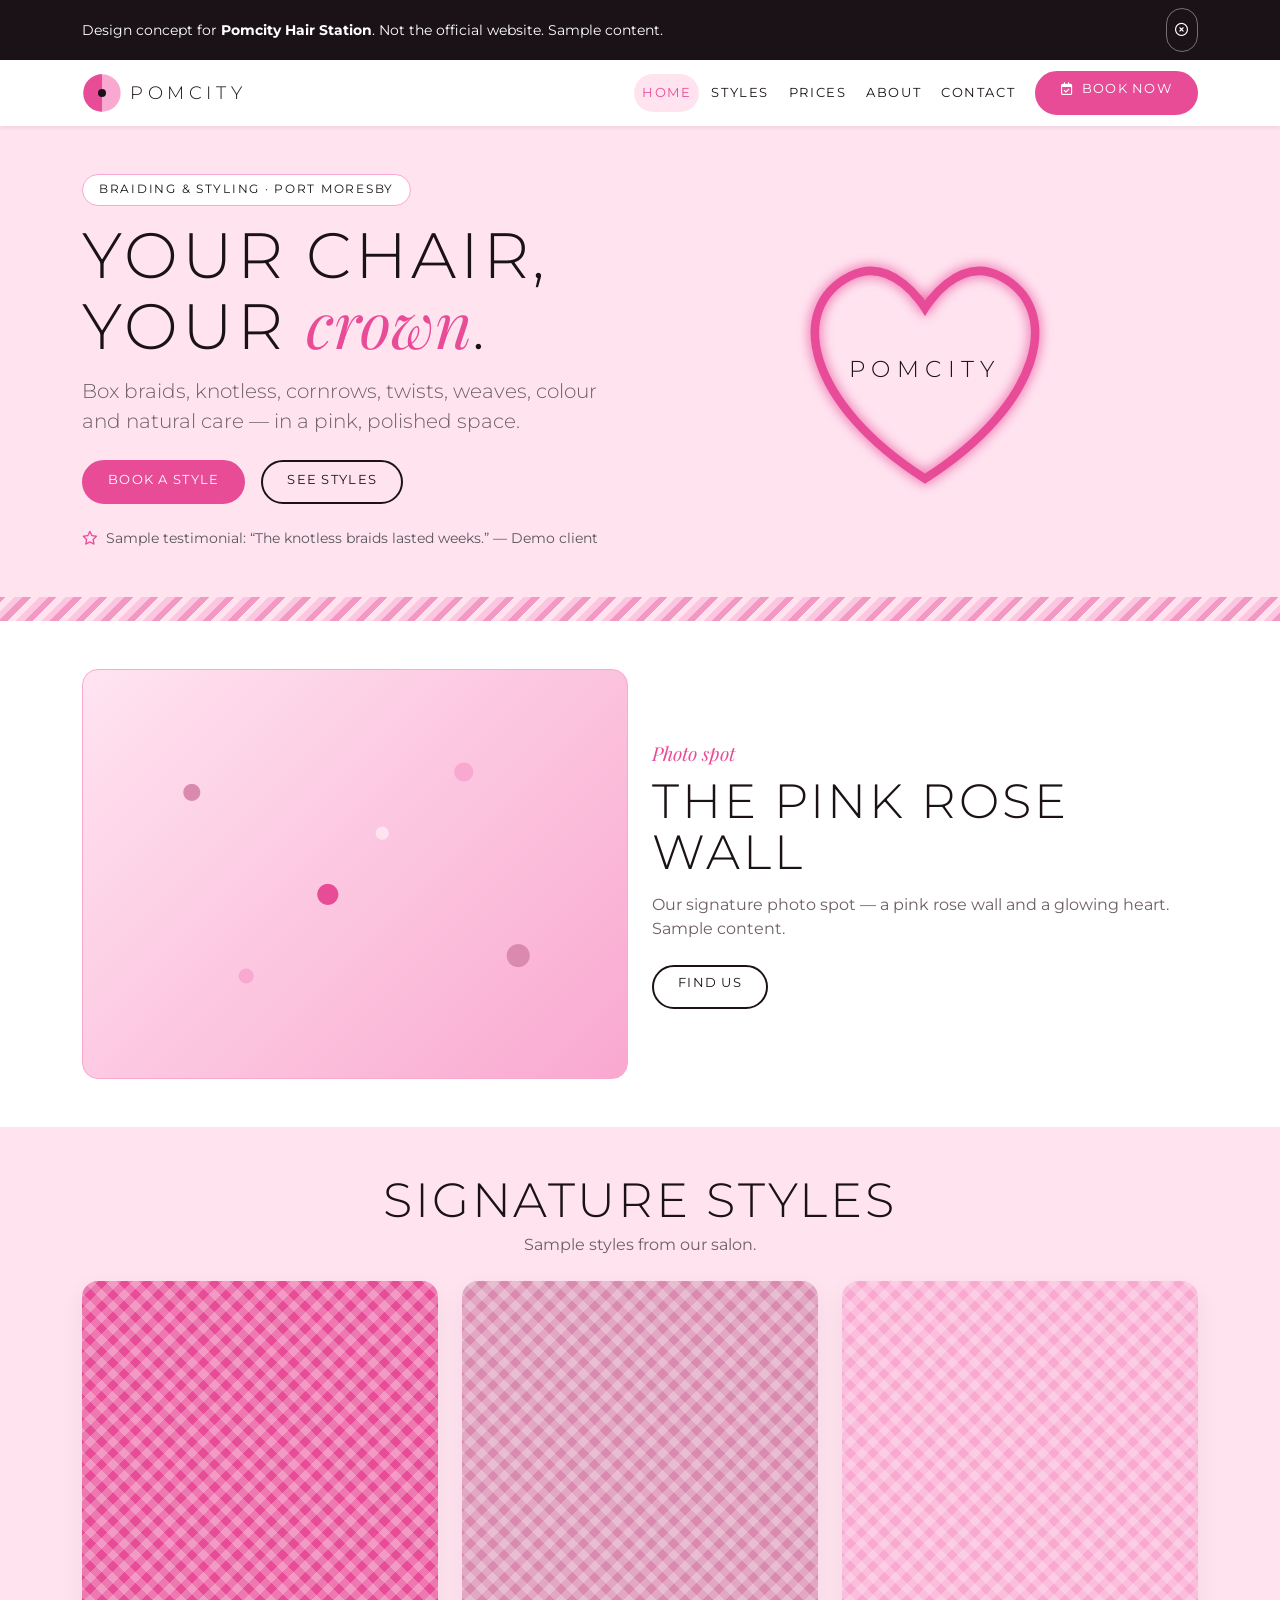
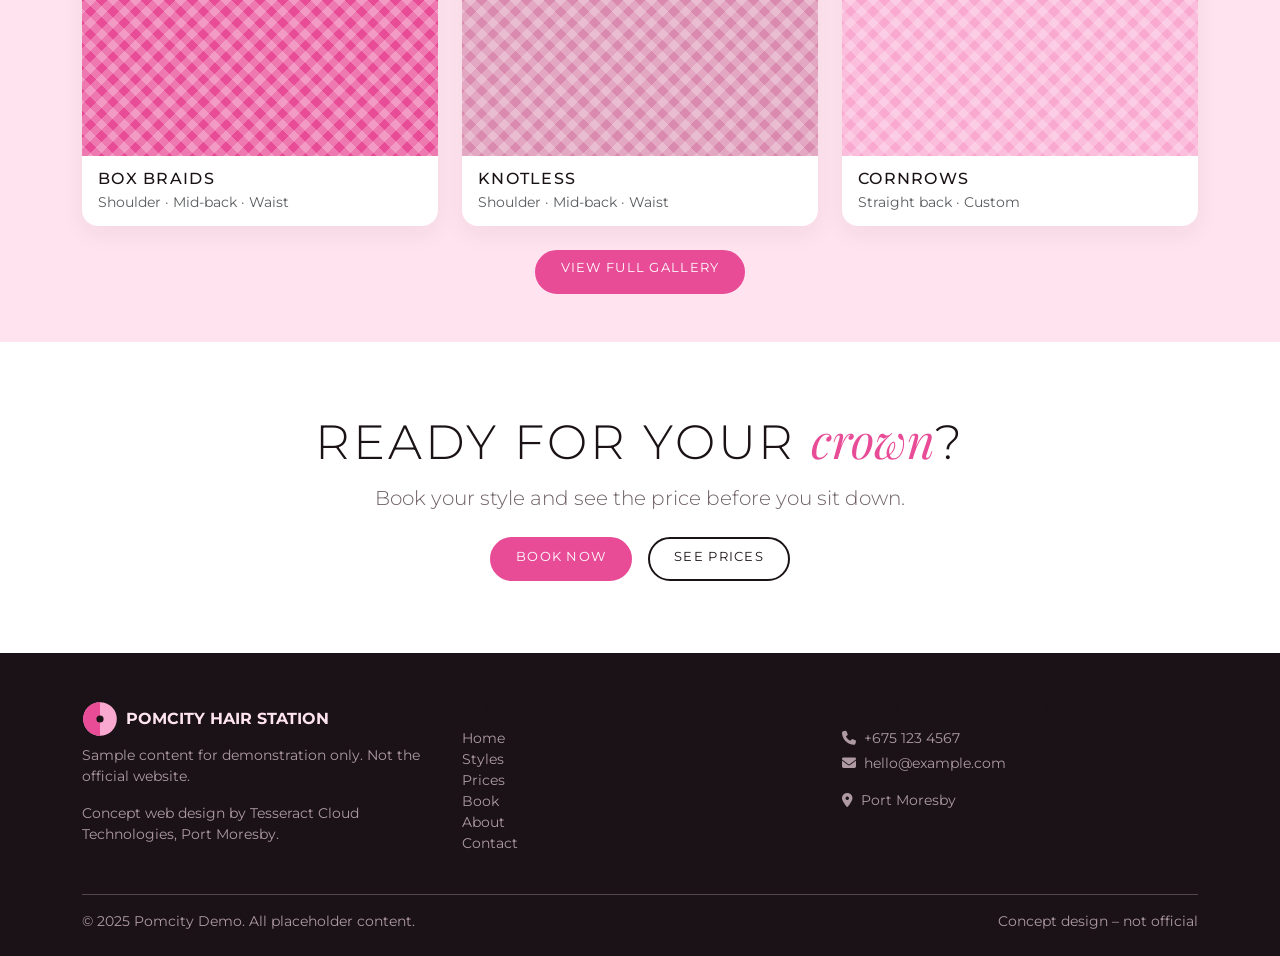
<file: index.html>
<!-- index.html -->
<!DOCTYPE html>
<html lang="en">
<head>
  <meta charset="UTF-8">
  <meta name="viewport" content="width=device-width, initial-scale=1.0">
  <title>Pomcity Hair Station | Braiding & Styling in Port Moresby</title>
  <meta name="description" content="Pomcity Hair Station — braiding and styling salon in Port Moresby. Box braids, knotless, cornrows, twists, weaves, colour and natural care.">
  <meta property="og:title" content="Pomcity Hair Station | Braiding & Styling">
  <meta property="og:description" content="Chic, feminine braiding and styling in Port Moresby.">
  <meta property="og:type" content="website">
  <meta property="og:url" content="https://example.com/pomcity">
  <meta property="og:image" content="https://via.placeholder.com/1200x630?text=Pomcity+Hair+Station">
  <link rel="icon" href="data:image/svg+xml,%3Csvg xmlns='http://www.w3.org/2000/svg' viewBox='0 0 100 100'%3E%3Ccircle cx='50' cy='50' r='48' fill='%23F9A8D0'/%3E%3Cpath d='M50 10 A40 40 0 0 0 50 90 Z' fill='%23E84C97'/%3E%3Ccircle cx='50' cy='50' r='8' fill='%231A1216'/%3E%3C/svg%3E">
  <link rel="preconnect" href="https://fonts.googleapis.com">
  <link rel="preconnect" href="https://fonts.gstatic.com" crossorigin>
  <link href="https://fonts.googleapis.com/css2?family=Montserrat:wght@300;400;600;700&family=Playfair+Display:ital,wght@1,400;1,600&display=swap" rel="stylesheet">
  <link href="https://cdn.jsdelivr.net/npm/bootstrap@5.3.3/dist/css/bootstrap.min.css" rel="stylesheet">
  <link rel="stylesheet" href="https://cdnjs.cloudflare.com/ajax/libs/font-awesome/6.5.2/css/all.min.css">
  <link rel="stylesheet" href="style.css">
</head>
<body>
  <a class="skip-link" href="#main">Skip to content</a>

  <div class="demo-bar text-center py-2 px-3" id="demoBar">
    <div class="container d-flex align-items-center justify-content-between flex-wrap gap-2">
      <span class="small mb-0">Design concept for <strong>Pomcity Hair Station</strong>. Not the official website. Sample content.</span>
      <button class="btn btn-sm btn-outline-light rounded-pill" id="dismissDemoBar" aria-label="Dismiss demo bar"><i class="fa-regular fa-circle-xmark"></i></button>
    </div>
  </div>

  <nav class="navbar navbar-expand-lg sticky-top shadow-sm" aria-label="Main navigation">
    <div class="container">
      <a class="navbar-brand d-flex align-items-center gap-2" href="index.html">
        <span class="brand-mono" aria-hidden="true">
          <svg viewBox="0 0 60 60" width="40" height="40">
            <circle cx="30" cy="30" r="28" fill="#F9A8D0"/>
            <path d="M30 2 A28 28 0 0 0 30 58 Z" fill="#E84C97"/>
            <circle cx="30" cy="30" r="6" fill="#1A1216"/>
          </svg>
        </span>
        <span class="brand-text">POMCITY</span>
      </a>
      <button class="navbar-toggler" type="button" data-bs-toggle="collapse" data-bs-target="#mainNav" aria-controls="mainNav" aria-expanded="false" aria-label="Toggle navigation">
        <span class="navbar-toggler-icon"></span>
      </button>
      <div class="collapse navbar-collapse" id="mainNav">
        <ul class="navbar-nav ms-auto mb-2 mb-lg-0 gap-lg-1 align-items-lg-center">
          <li class="nav-item"><a class="nav-link active" aria-current="page" href="index.html">Home</a></li>
          <li class="nav-item"><a class="nav-link" href="styles.html">Styles</a></li>
          <li class="nav-item"><a class="nav-link" href="prices.html">Prices</a></li>
          <li class="nav-item"><a class="nav-link" href="about.html">About</a></li>
          <li class="nav-item"><a class="nav-link" href="contact.html">Contact</a></li>
          <li class="nav-item ms-lg-2 mt-2 mt-lg-0">
            <a class="btn btn-hot rounded-pill px-4" href="book.html">
              <i class="fa-regular fa-calendar-check me-1"></i> Book now
            </a>
          </li>
        </ul>
      </div>
    </div>
  </nav>

  <main id="main">
    <!-- HERO -->
    <section class="hero position-relative overflow-hidden">
      <div class="petals" id="petals" aria-hidden="true"></div>
      <div class="container position-relative py-5">
        <div class="row align-items-center g-4">
          <div class="col-lg-6 text-center text-lg-start">
            <span class="badge-soft mb-3">Braiding & styling · Port Moresby</span>
            <h1 class="display-3 mb-3">Your chair, your <em class="playfair">crown</em>.</h1>
            <p class="lead mb-4 text-muted-soft">Box braids, knotless, cornrows, twists, weaves, colour and natural care — in a pink, polished space.</p>
            <div class="d-flex flex-wrap gap-3 justify-content-center justify-content-lg-start">
              <a href="book.html" class="btn btn-hot btn-lg px-4 rounded-pill">Book a style</a>
              <a href="styles.html" class="btn btn-outline-ink btn-lg px-4 rounded-pill">See styles</a>
            </div>
            <p class="small text-muted mt-4 mb-0"><i class="fa-regular fa-star me-1 text-hot"></i> Sample testimonial: “The knotless braids lasted weeks.” — Demo client</p>
          </div>
          <div class="col-lg-6">
            <div class="hero-heart-wrap">
              <svg viewBox="0 0 300 280" class="hero-heart" role="img" aria-label="Neon pink heart sign">
                <defs>
                  <filter id="glow">
                    <feGaussianBlur stdDeviation="6" result="blur"/>
                    <feMerge><feMergeNode in="blur"/><feMergeNode in="SourceGraphic"/></feMerge>
                  </filter>
                </defs>
                <path d="M150 250 C 40 180, 20 90, 80 60 C 120 40, 150 90, 150 90 C 150 90, 180 40, 220 60 C 280 90, 260 180, 150 250 Z" fill="none" stroke="#E84C97" stroke-width="8" filter="url(#glow)"/>
                <text x="150" y="155" font-family="Montserrat, sans-serif" font-size="22" font-weight="300" letter-spacing="6" text-anchor="middle" fill="#1A1216">POMCITY</text>
              </svg>
            </div>
          </div>
        </div>
      </div>
      <div class="braid-divider" aria-hidden="true"></div>
    </section>

    <!-- ROSE WALL TEASER -->
    <section class="py-5 rose-wall-section">
      <div class="container">
        <div class="row align-items-center g-4">
          <div class="col-md-6">
            <div class="rose-wall" aria-hidden="true"></div>
          </div>
          <div class="col-md-6">
            <span class="script-accent">Photo spot</span>
            <h2 class="display-5 mt-2 mb-3">The pink rose wall</h2>
            <p class="text-muted-soft">Our signature photo spot — a pink rose wall and a glowing heart. Sample content.</p>
            <a href="contact.html" class="btn btn-outline-ink rounded-pill px-4 mt-2">Find us</a>
          </div>
        </div>
      </div>
    </section>

    <!-- STYLE PREVIEW -->
    <section class="py-5 bg-blush">
      <div class="container">
        <div class="text-center mb-4">
          <h2 class="display-5">Signature styles</h2>
          <p class="text-muted-soft">Sample styles from our salon.</p>
        </div>
        <div class="row g-4">
          <div class="col-6 col-md-4">
            <div class="style-card">
              <div class="style-swatch style-braids" aria-hidden="true"></div>
              <div class="style-caption">
                <h3 class="h6 mb-1">Box braids</h3>
                <p class="small text-muted mb-0">Shoulder · Mid-back · Waist</p>
              </div>
            </div>
          </div>
          <div class="col-6 col-md-4">
            <div class="style-card">
              <div class="style-swatch style-knotless" aria-hidden="true"></div>
              <div class="style-caption">
                <h3 class="h6 mb-1">Knotless</h3>
                <p class="small text-muted mb-0">Shoulder · Mid-back · Waist</p>
              </div>
            </div>
          </div>
          <div class="col-6 col-md-4">
            <div class="style-card">
              <div class="style-swatch style-cornrows" aria-hidden="true"></div>
              <div class="style-caption">
                <h3 class="h6 mb-1">Cornrows</h3>
                <p class="small text-muted mb-0">Straight back · Custom</p>
              </div>
            </div>
          </div>
        </div>
        <div class="text-center mt-4">
          <a href="styles.html" class="btn btn-hot rounded-pill px-4">View full gallery</a>
        </div>
      </div>
    </section>

    <!-- CTA -->
    <section class="py-5 bg-white text-center">
      <div class="container py-4">
        <h2 class="display-5 mb-3">Ready for your <em class="playfair">crown</em>?</h2>
        <p class="lead text-muted-soft mb-4">Book your style and see the price before you sit down.</p>
        <div class="d-flex flex-wrap gap-3 justify-content-center">
          <a href="book.html" class="btn btn-hot btn-lg px-4 rounded-pill">Book now</a>
          <a href="prices.html" class="btn btn-outline-ink btn-lg px-4 rounded-pill">See prices</a>
        </div>
      </div>
    </section>
  </main>

  <footer class="footer bg-ink text-blush pt-5 pb-4">
    <div class="container">
      <div class="row g-4">
        <div class="col-md-4">
          <div class="d-flex align-items-center gap-2 mb-2">
            <svg viewBox="0 0 60 60" width="36" height="36"><circle cx="30" cy="30" r="28" fill="#F9A8D0"/><path d="M30 2 A28 28 0 0 0 30 58 Z" fill="#E84C97"/><circle cx="30" cy="30" r="6" fill="#1A1216"/></svg>
            <span class="fw-bold">POMCITY HAIR STATION</span>
          </div>
          <p class="small text-blush-muted">Sample content for demonstration only. Not the official website.</p>
          <p class="small text-blush-muted">Concept web design by Tesseract Cloud Technologies, Port Moresby.</p>
        </div>
        <div class="col-md-4">
          <h6 class="fw-semibold">Quick links</h6>
          <ul class="list-unstyled small">
            <li><a href="index.html" class="text-blush-muted text-decoration-none">Home</a></li>
            <li><a href="styles.html" class="text-blush-muted text-decoration-none">Styles</a></li>
            <li><a href="prices.html" class="text-blush-muted text-decoration-none">Prices</a></li>
            <li><a href="book.html" class="text-blush-muted text-decoration-none">Book</a></li>
            <li><a href="about.html" class="text-blush-muted text-decoration-none">About</a></li>
            <li><a href="contact.html" class="text-blush-muted text-decoration-none">Contact</a></li>
          </ul>
        </div>
        <div class="col-md-4">
          <h6 class="fw-semibold">Contact (placeholder)</h6>
          <p class="small text-blush-muted mb-1"><i class="fa-solid fa-phone me-2"></i>+675 123 4567</p>
          <p class="small text-blush-muted"><i class="fa-solid fa-envelope me-2"></i>hello@example.com</p>
          <p class="small text-blush-muted"><i class="fa-solid fa-location-dot me-2"></i>Port Moresby</p>
        </div>
      </div>
      <hr class="border-blush opacity-25 mt-4">
      <div class="d-flex flex-wrap justify-content-between align-items-center small text-blush-muted">
        <span>© 2025 Pomcity Demo. All placeholder content.</span>
        <span>Concept design – not official</span>
      </div>
    </div>
  </footer>

  <div class="mobile-action-bar d-block d-sm-none fixed-bottom bg-white border-top shadow-sm py-2">
    <div class="container d-flex justify-content-around">
      <a href="book.html" class="btn btn-hot rounded-pill px-3 py-2" aria-label="Book a style"><i class="fa-regular fa-calendar-check me-1"></i> Book</a>
      <a href="https://wa.me/67512345678?text=Hello%20Pomcity%20Hair%20Station%20demo" class="btn btn-success rounded-pill px-3 py-2" aria-label="WhatsApp us"><i class="fa-brands fa-whatsapp me-1"></i> WhatsApp</a>
    </div>
  </div>

  <script src="https://cdn.jsdelivr.net/npm/bootstrap@5.3.3/dist/js/bootstrap.bundle.min.js"></script>
  <script src="main.js"></script>
</body>
</html>
</file>
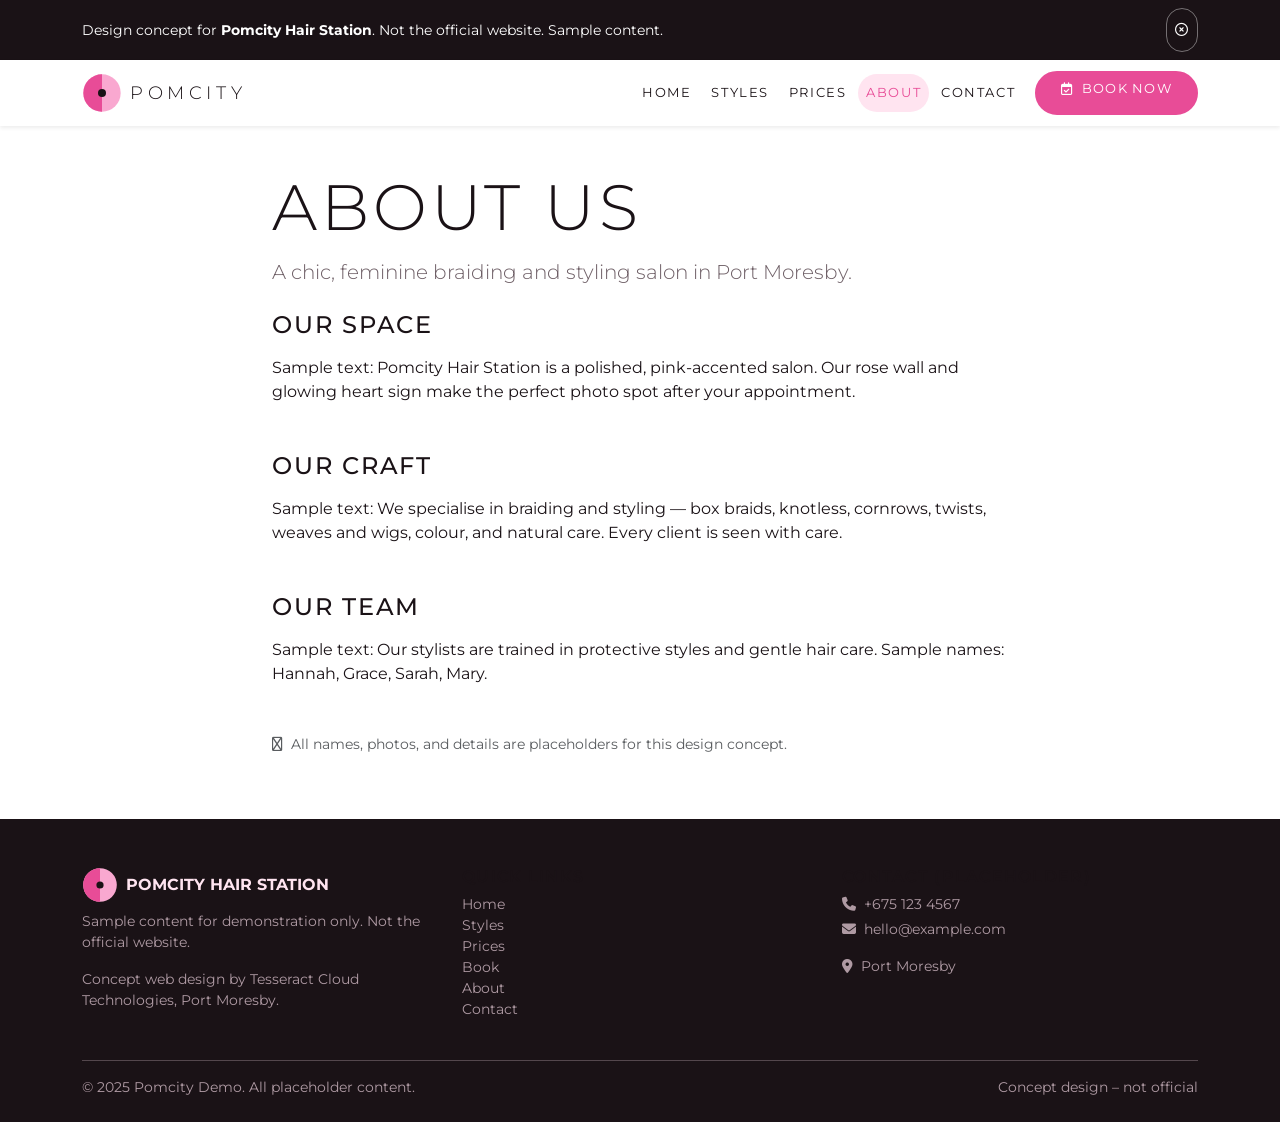
<file: about.html>
<!-- about.html -->
<!DOCTYPE html>
<html lang="en">
<head>
  <meta charset="UTF-8">
  <meta name="viewport" content="width=device-width, initial-scale=1.0">
  <title>About | Pomcity Hair Station</title>
  <meta name="description" content="About Pomcity Hair Station — a chic, feminine braiding and styling salon in Port Moresby. Sample content.">
  <meta property="og:title" content="About – Pomcity Hair Station">
  <meta property="og:description" content="Our salon, our space, our care. Sample content.">
  <meta property="og:type" content="website">
  <meta property="og:url" content="https://example.com/pomcity/about">
  <meta property="og:image" content="https://via.placeholder.com/1200x630?text=About">
  <link rel="icon" href="data:image/svg+xml,%3Csvg xmlns='http://www.w3.org/2000/svg' viewBox='0 0 100 100'%3E%3Ccircle cx='50' cy='50' r='48' fill='%23F9A8D0'/%3E%3Cpath d='M50 10 A40 40 0 0 0 50 90 Z' fill='%23E84C97'/%3E%3Ccircle cx='50' cy='50' r='8' fill='%231A1216'/%3E%3C/svg%3E">
  <link rel="preconnect" href="https://fonts.googleapis.com">
  <link rel="preconnect" href="https://fonts.gstatic.com" crossorigin>
  <link href="https://fonts.googleapis.com/css2?family=Montserrat:wght@300;400;600;700&family=Playfair+Display:ital,wght@1,400;1,600&display=swap" rel="stylesheet">
  <link href="https://cdn.jsdelivr.net/npm/bootstrap@5.3.3/dist/css/bootstrap.min.css" rel="stylesheet">
  <link rel="stylesheet" href="https://cdnjs.cloudflare.com/ajax/libs/font-awesome/6.5.2/css/all.min.css">
  <link rel="stylesheet" href="style.css">
</head>
<body>
  <a class="skip-link" href="#main">Skip to content</a>

  <div class="demo-bar text-center py-2 px-3" id="demoBar">
    <div class="container d-flex align-items-center justify-content-between flex-wrap gap-2">
      <span class="small mb-0">Design concept for <strong>Pomcity Hair Station</strong>. Not the official website. Sample content.</span>
      <button class="btn btn-sm btn-outline-light rounded-pill" id="dismissDemoBar" aria-label="Dismiss demo bar"><i class="fa-regular fa-circle-xmark"></i></button>
    </div>
  </div>

  <nav class="navbar navbar-expand-lg sticky-top shadow-sm" aria-label="Main navigation">
    <div class="container">
      <a class="navbar-brand d-flex align-items-center gap-2" href="index.html">
        <span class="brand-mono" aria-hidden="true"><svg viewBox="0 0 60 60" width="40" height="40"><circle cx="30" cy="30" r="28" fill="#F9A8D0"/><path d="M30 2 A28 28 0 0 0 30 58 Z" fill="#E84C97"/><circle cx="30" cy="30" r="6" fill="#1A1216"/></svg></span>
        <span class="brand-text">POMCITY</span>
      </a>
      <button class="navbar-toggler" type="button" data-bs-toggle="collapse" data-bs-target="#mainNav" aria-controls="mainNav" aria-expanded="false" aria-label="Toggle navigation"><span class="navbar-toggler-icon"></span></button>
      <div class="collapse navbar-collapse" id="mainNav">
        <ul class="navbar-nav ms-auto mb-2 mb-lg-0 gap-lg-1 align-items-lg-center">
          <li class="nav-item"><a class="nav-link" href="index.html">Home</a></li>
          <li class="nav-item"><a class="nav-link" href="styles.html">Styles</a></li>
          <li class="nav-item"><a class="nav-link" href="prices.html">Prices</a></li>
          <li class="nav-item"><a class="nav-link active" aria-current="page" href="about.html">About</a></li>
          <li class="nav-item"><a class="nav-link" href="contact.html">Contact</a></li>
          <li class="nav-item ms-lg-2 mt-2 mt-lg-0"><a class="btn btn-hot rounded-pill px-4" href="book.html"><i class="fa-regular fa-calendar-check me-1"></i> Book now</a></li>
        </ul>
      </div>
    </div>
  </nav>

  <main id="main">
    <section class="py-5 bg-white">
      <div class="container">
        <div class="row justify-content-center">
          <div class="col-lg-8">
            <h1 class="display-3 mb-3">About us</h1>
            <p class="lead text-muted-soft mb-4">A chic, feminine braiding and styling salon in Port Moresby.</p>

            <div class="about-section mb-5">
              <h2 class="h4 mb-3">Our space</h2>
              <p>Sample text: Pomcity Hair Station is a polished, pink-accented salon. Our rose wall and glowing heart sign make the perfect photo spot after your appointment.</p>
            </div>

            <div class="about-section mb-5">
              <h2 class="h4 mb-3">Our craft</h2>
              <p>Sample text: We specialise in braiding and styling — box braids, knotless, cornrows, twists, weaves and wigs, colour, and natural care. Every client is seen with care.</p>
            </div>

            <div class="about-section mb-5">
              <h2 class="h4 mb-3">Our team</h2>
              <p>Sample text: Our stylists are trained in protective styles and gentle hair care. Sample names: Hannah, Grace, Sarah, Mary.</p>
            </div>

            <p class="small text-muted"><i class="fa-regular fa-circle-info me-1"></i> All names, photos, and details are placeholders for this design concept.</p>
          </div>
        </div>
      </div>
    </section>
  </main>

  <footer class="footer bg-ink text-blush pt-5 pb-4">
    <div class="container">
      <div class="row g-4">
        <div class="col-md-4">
          <div class="d-flex align-items-center gap-2 mb-2">
            <svg viewBox="0 0 60 60" width="36" height="36"><circle cx="30" cy="30" r="28" fill="#F9A8D0"/><path d="M30 2 A28 28 0 0 0 30 58 Z" fill="#E84C97"/><circle cx="30" cy="30" r="6" fill="#1A1216"/></svg>
            <span class="fw-bold">POMCITY HAIR STATION</span>
          </div>
          <p class="small text-blush-muted">Sample content for demonstration only. Not the official website.</p>
          <p class="small text-blush-muted">Concept web design by Tesseract Cloud Technologies, Port Moresby.</p>
        </div>
        <div class="col-md-4">
          <h6 class="fw-semibold">Quick links</h6>
          <ul class="list-unstyled small">
            <li><a href="index.html" class="text-blush-muted text-decoration-none">Home</a></li>
            <li><a href="styles.html" class="text-blush-muted text-decoration-none">Styles</a></li>
            <li><a href="prices.html" class="text-blush-muted text-decoration-none">Prices</a></li>
            <li><a href="book.html" class="text-blush-muted text-decoration-none">Book</a></li>
            <li><a href="about.html" class="text-blush-muted text-decoration-none">About</a></li>
            <li><a href="contact.html" class="text-blush-muted text-decoration-none">Contact</a></li>
          </ul>
        </div>
        <div class="col-md-4">
          <h6 class="fw-semibold">Contact (placeholder)</h6>
          <p class="small text-blush-muted mb-1"><i class="fa-solid fa-phone me-2"></i>+675 123 4567</p>
          <p class="small text-blush-muted"><i class="fa-solid fa-envelope me-2"></i>hello@example.com</p>
          <p class="small text-blush-muted"><i class="fa-solid fa-location-dot me-2"></i>Port Moresby</p>
        </div>
      </div>
      <hr class="border-blush opacity-25 mt-4">
      <div class="d-flex flex-wrap justify-content-between align-items-center small text-blush-muted">
        <span>© 2025 Pomcity Demo. All placeholder content.</span>
        <span>Concept design – not official</span>
      </div>
    </div>
  </footer>

  <div class="mobile-action-bar d-block d-sm-none fixed-bottom bg-white border-top shadow-sm py-2">
    <div class="container d-flex justify-content-around">
      <a href="book.html" class="btn btn-hot rounded-pill px-3 py-2" aria-label="Book a style"><i class="fa-regular fa-calendar-check me-1"></i> Book</a>
      <a href="https://wa.me/67512345678?text=Hello%20Pomcity%20Hair%20Station%20demo" class="btn btn-success rounded-pill px-3 py-2" aria-label="WhatsApp us"><i class="fa-brands fa-whatsapp me-1"></i> WhatsApp</a>
    </div>
  </div>

  <script src="https://cdn.jsdelivr.net/npm/bootstrap@5.3.3/dist/js/bootstrap.bundle.min.js"></script>
  <script src="main.js"></script>
</body>
</html>
</file>
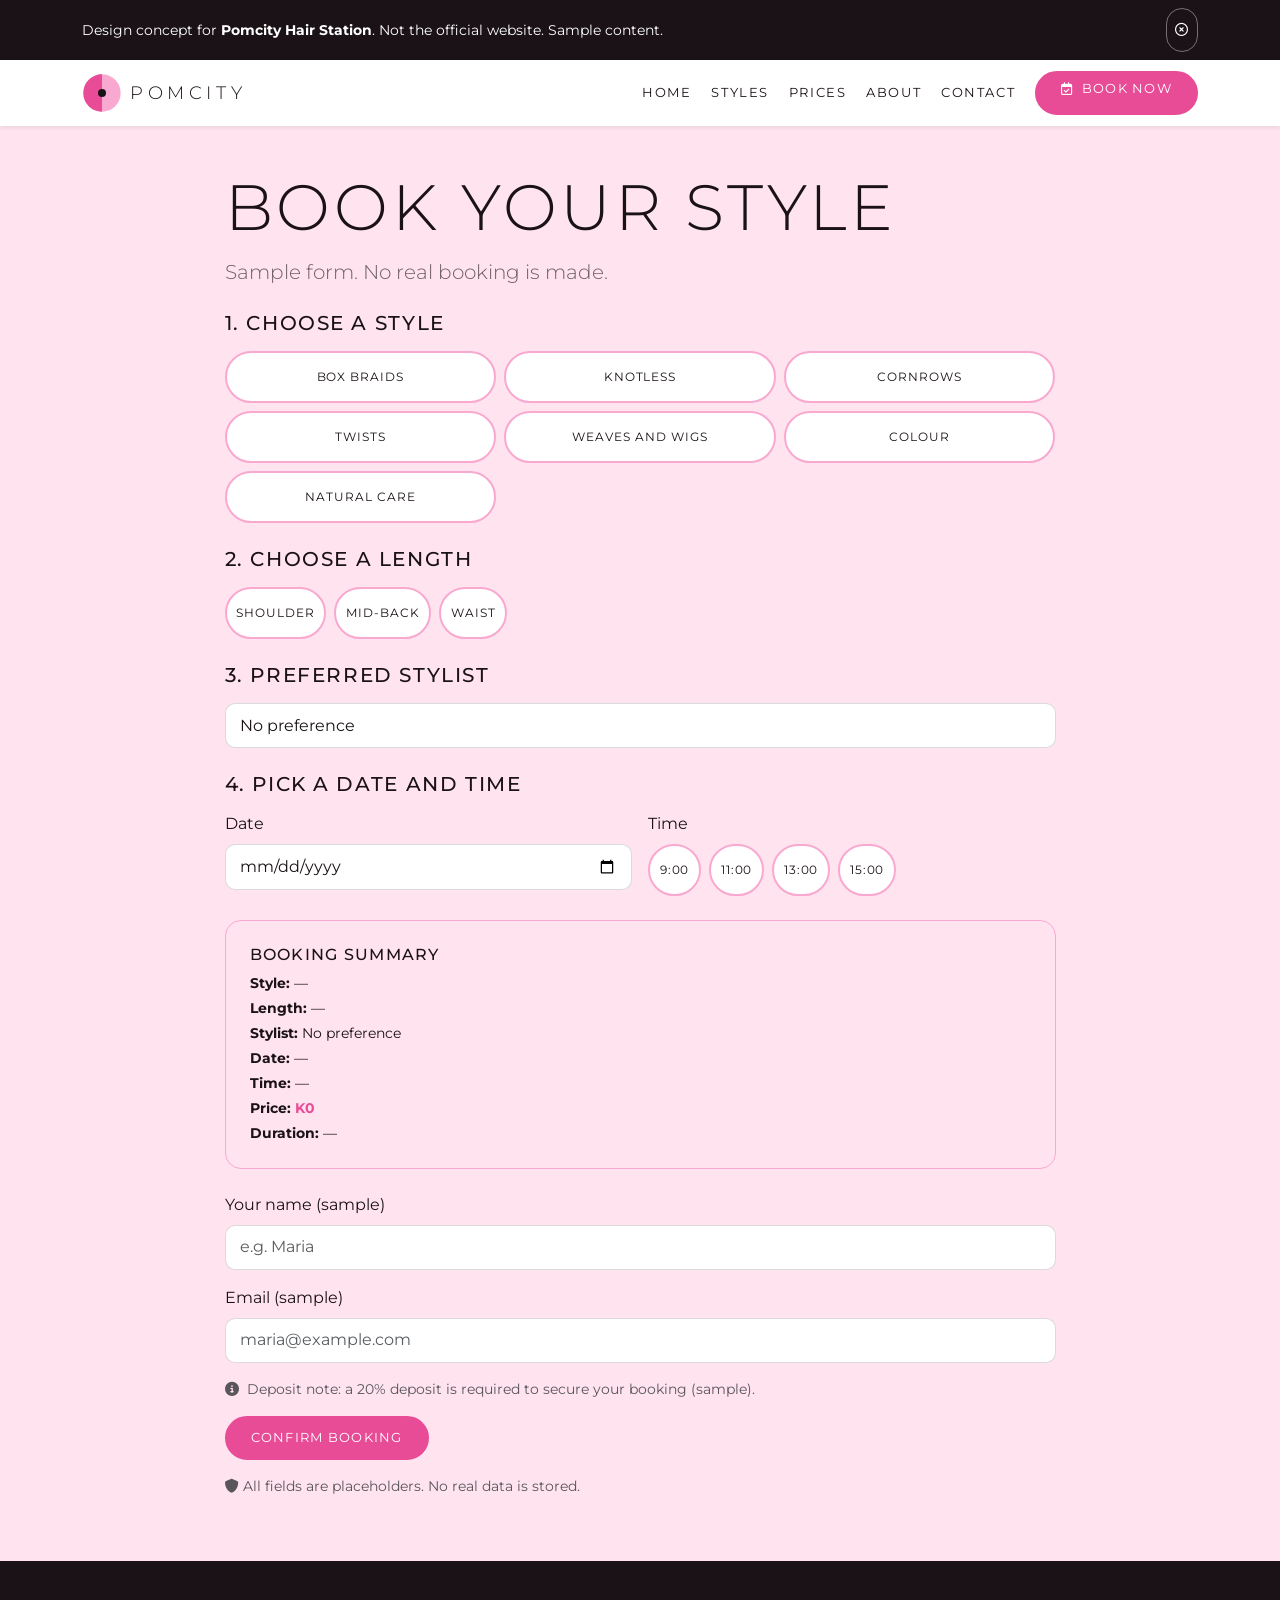
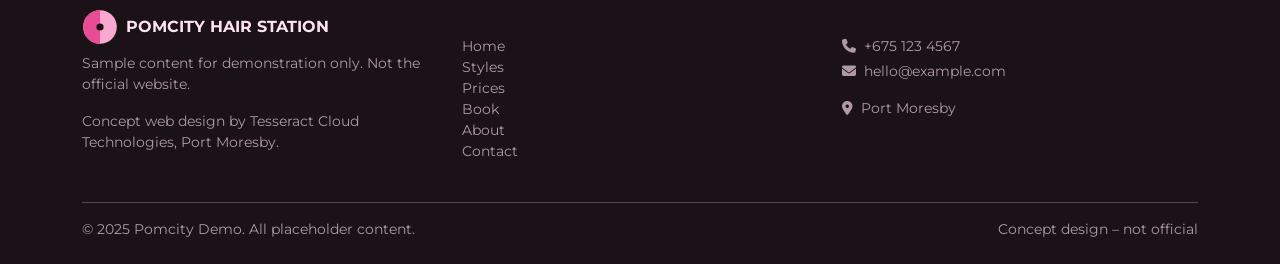
<file: book.html>
<!-- book.html -->
<!DOCTYPE html>
<html lang="en">
<head>
  <meta charset="UTF-8">
  <meta name="viewport" content="width=device-width, initial-scale=1.0">
  <title>Book | Pomcity Hair Station</title>
  <meta name="description" content="Book a style at Pomcity Hair Station. Style picker, length, stylist, date, time, auto-calculated price and duration.">
  <meta property="og:title" content="Book – Pomcity Hair Station">
  <meta property="og:description" content="Booking form with auto-calculated price and duration.">
  <meta property="og:type" content="website">
  <meta property="og:url" content="https://example.com/pomcity/book">
  <meta property="og:image" content="https://via.placeholder.com/1200x630?text=Book">
  <link rel="icon" href="data:image/svg+xml,%3Csvg xmlns='http://www.w3.org/2000/svg' viewBox='0 0 100 100'%3E%3Ccircle cx='50' cy='50' r='48' fill='%23F9A8D0'/%3E%3Cpath d='M50 10 A40 40 0 0 0 50 90 Z' fill='%23E84C97'/%3E%3Ccircle cx='50' cy='50' r='8' fill='%231A1216'/%3E%3C/svg%3E">
  <link rel="preconnect" href="https://fonts.googleapis.com">
  <link rel="preconnect" href="https://fonts.gstatic.com" crossorigin>
  <link href="https://fonts.googleapis.com/css2?family=Montserrat:wght@300;400;600;700&family=Playfair+Display:ital,wght@1,400;1,600&display=swap" rel="stylesheet">
  <link href="https://cdn.jsdelivr.net/npm/bootstrap@5.3.3/dist/css/bootstrap.min.css" rel="stylesheet">
  <link rel="stylesheet" href="https://cdnjs.cloudflare.com/ajax/libs/font-awesome/6.5.2/css/all.min.css">
  <link rel="stylesheet" href="style.css">
</head>
<body>
  <a class="skip-link" href="#main">Skip to content</a>

  <div class="demo-bar text-center py-2 px-3" id="demoBar">
    <div class="container d-flex align-items-center justify-content-between flex-wrap gap-2">
      <span class="small mb-0">Design concept for <strong>Pomcity Hair Station</strong>. Not the official website. Sample content.</span>
      <button class="btn btn-sm btn-outline-light rounded-pill" id="dismissDemoBar" aria-label="Dismiss demo bar"><i class="fa-regular fa-circle-xmark"></i></button>
    </div>
  </div>

  <nav class="navbar navbar-expand-lg sticky-top shadow-sm" aria-label="Main navigation">
    <div class="container">
      <a class="navbar-brand d-flex align-items-center gap-2" href="index.html">
        <span class="brand-mono" aria-hidden="true"><svg viewBox="0 0 60 60" width="40" height="40"><circle cx="30" cy="30" r="28" fill="#F9A8D0"/><path d="M30 2 A28 28 0 0 0 30 58 Z" fill="#E84C97"/><circle cx="30" cy="30" r="6" fill="#1A1216"/></svg></span>
        <span class="brand-text">POMCITY</span>
      </a>
      <button class="navbar-toggler" type="button" data-bs-toggle="collapse" data-bs-target="#mainNav" aria-controls="mainNav" aria-expanded="false" aria-label="Toggle navigation"><span class="navbar-toggler-icon"></span></button>
      <div class="collapse navbar-collapse" id="mainNav">
        <ul class="navbar-nav ms-auto mb-2 mb-lg-0 gap-lg-1 align-items-lg-center">
          <li class="nav-item"><a class="nav-link" href="index.html">Home</a></li>
          <li class="nav-item"><a class="nav-link" href="styles.html">Styles</a></li>
          <li class="nav-item"><a class="nav-link" href="prices.html">Prices</a></li>
          <li class="nav-item"><a class="nav-link" href="about.html">About</a></li>
          <li class="nav-item"><a class="nav-link" href="contact.html">Contact</a></li>
          <li class="nav-item ms-lg-2 mt-2 mt-lg-0"><a class="btn btn-hot rounded-pill px-4" href="book.html"><i class="fa-regular fa-calendar-check me-1"></i> Book now</a></li>
        </ul>
      </div>
    </div>
  </nav>

  <main id="main">
    <section class="py-5 bg-blush">
      <div class="container">
        <div class="row justify-content-center">
          <div class="col-lg-9">
            <h1 class="display-3 mb-3">Book your style</h1>
            <p class="lead text-muted-soft mb-4">Sample form. No real booking is made.</p>

            <form id="bookingForm" novalidate>
              <!-- Style picker -->
              <h2 class="h5 mb-3">1. Choose a style</h2>
              <div class="row g-2 mb-4">
                <div class="col-6 col-md-4"><button type="button" class="btn style-option w-100" data-style="Box Braids">Box Braids</button></div>
                <div class="col-6 col-md-4"><button type="button" class="btn style-option w-100" data-style="Knotless Braids">Knotless</button></div>
                <div class="col-6 col-md-4"><button type="button" class="btn style-option w-100" data-style="Cornrows">Cornrows</button></div>
                <div class="col-6 col-md-4"><button type="button" class="btn style-option w-100" data-style="Twists">Twists</button></div>
                <div class="col-6 col-md-4"><button type="button" class="btn style-option w-100" data-style="Weaves and Wigs">Weaves and Wigs</button></div>
                <div class="col-6 col-md-4"><button type="button" class="btn style-option w-100" data-style="Colour">Colour</button></div>
                <div class="col-6 col-md-4"><button type="button" class="btn style-option w-100" data-style="Natural Care">Natural Care</button></div>
              </div>

              <!-- Length -->
              <h2 class="h5 mb-3">2. Choose a length</h2>
              <div class="d-flex flex-wrap gap-2 mb-4" id="lengthOptions">
                <button type="button" class="btn length-option" data-length="Shoulder">Shoulder</button>
                <button type="button" class="btn length-option" data-length="Mid-back">Mid-back</button>
                <button type="button" class="btn length-option" data-length="Waist">Waist</button>
              </div>

              <!-- Stylist -->
              <h2 class="h5 mb-3">3. Preferred stylist</h2>
              <select class="form-select mb-4" id="stylistSelect" aria-label="Choose a stylist">
                <option value="">No preference</option>
                <option value="Hannah">Hannah</option>
                <option value="Grace">Grace</option>
                <option value="Sarah">Sarah</option>
                <option value="Mary">Mary</option>
              </select>

              <!-- Date & time -->
              <h2 class="h5 mb-3">4. Pick a date and time</h2>
              <div class="row g-3 mb-4">
                <div class="col-md-6">
                  <label for="bookingDate" class="form-label">Date</label>
                  <input type="date" class="form-control" id="bookingDate" required>
                </div>
                <div class="col-md-6">
                  <label class="form-label">Time</label>
                  <div class="d-flex flex-wrap gap-2" id="timeChips">
                    <button type="button" class="btn time-chip" data-time="9:00">9:00</button>
                    <button type="button" class="btn time-chip" data-time="11:00">11:00</button>
                    <button type="button" class="btn time-chip" data-time="13:00">13:00</button>
                    <button type="button" class="btn time-chip" data-time="15:00">15:00</button>
                  </div>
                </div>
              </div>

              <!-- Summary card -->
              <div class="summary-card p-4 rounded-4 mb-4" id="summaryCard">
                <h2 class="h6 mb-2">Booking summary</h2>
                <p class="mb-1 small"><strong>Style:</strong> <span id="summaryStyle">—</span></p>
                <p class="mb-1 small"><strong>Length:</strong> <span id="summaryLength">—</span></p>
                <p class="mb-1 small"><strong>Stylist:</strong> <span id="summaryStylist">No preference</span></p>
                <p class="mb-1 small"><strong>Date:</strong> <span id="summaryDate">—</span></p>
                <p class="mb-1 small"><strong>Time:</strong> <span id="summaryTime">—</span></p>
                <p class="mb-1 small"><strong>Price:</strong> <span id="summaryPrice" class="text-hot fw-bold">K0</span></p>
                <p class="mb-0 small"><strong>Duration:</strong> <span id="summaryDuration">—</span></p>
              </div>

              <div class="mb-3">
                <label for="bookName" class="form-label">Your name (sample)</label>
                <input type="text" class="form-control" id="bookName" placeholder="e.g. Maria" required>
                <div class="invalid-feedback">Please enter your name.</div>
              </div>
              <div class="mb-3">
                <label for="bookEmail" class="form-label">Email (sample)</label>
                <input type="email" class="form-control" id="bookEmail" placeholder="maria@example.com" required>
                <div class="invalid-feedback">Please enter an email.</div>
              </div>

              <p class="small text-muted mb-3"><i class="fa-solid fa-circle-info me-1"></i> Deposit note: a 20% deposit is required to secure your booking (sample).</p>

              <button type="submit" class="btn btn-hot btn-lg rounded-pill px-4">Confirm booking</button>
            </form>

            <div id="bookingSuccess" class="alert alert-success mt-4 d-none" role="alert">
              <i class="fa-regular fa-circle-check me-2"></i> Thank you! Your sample booking was received.
              <p class="mb-2 mt-2"><strong>Reference:</strong> <span id="bookingRef">PC-XXXX</span></p>
              <div class="d-flex flex-wrap gap-2">
                <button class="btn btn-outline-ink btn-sm rounded-pill" id="addToCalendarBtn">
                  <i class="fa-regular fa-calendar-plus me-1"></i> Add to calendar
                </button>
                <a id="bookingWhatsapp" href="#" target="_blank" rel="noopener" class="btn btn-success btn-sm rounded-pill">
                  <i class="fa-brands fa-whatsapp me-1"></i> WhatsApp
                </a>
              </div>
            </div>
            <p class="small text-muted mt-3"><i class="fa-solid fa-shield"></i> All fields are placeholders. No real data is stored.</p>
          </div>
        </div>
      </div>
    </section>
  </main>

  <footer class="footer bg-ink text-blush pt-5 pb-4">
    <div class="container">
      <div class="row g-4">
        <div class="col-md-4">
          <div class="d-flex align-items-center gap-2 mb-2">
            <svg viewBox="0 0 60 60" width="36" height="36"><circle cx="30" cy="30" r="28" fill="#F9A8D0"/><path d="M30 2 A28 28 0 0 0 30 58 Z" fill="#E84C97"/><circle cx="30" cy="30" r="6" fill="#1A1216"/></svg>
            <span class="fw-bold">POMCITY HAIR STATION</span>
          </div>
          <p class="small text-blush-muted">Sample content for demonstration only. Not the official website.</p>
          <p class="small text-blush-muted">Concept web design by Tesseract Cloud Technologies, Port Moresby.</p>
        </div>
        <div class="col-md-4">
          <h6 class="fw-semibold">Quick links</h6>
          <ul class="list-unstyled small">
            <li><a href="index.html" class="text-blush-muted text-decoration-none">Home</a></li>
            <li><a href="styles.html" class="text-blush-muted text-decoration-none">Styles</a></li>
            <li><a href="prices.html" class="text-blush-muted text-decoration-none">Prices</a></li>
            <li><a href="book.html" class="text-blush-muted text-decoration-none">Book</a></li>
            <li><a href="about.html" class="text-blush-muted text-decoration-none">About</a></li>
            <li><a href="contact.html" class="text-blush-muted text-decoration-none">Contact</a></li>
          </ul>
        </div>
        <div class="col-md-4">
          <h6 class="fw-semibold">Contact (placeholder)</h6>
          <p class="small text-blush-muted mb-1"><i class="fa-solid fa-phone me-2"></i>+675 123 4567</p>
          <p class="small text-blush-muted"><i class="fa-solid fa-envelope me-2"></i>hello@example.com</p>
          <p class="small text-blush-muted"><i class="fa-solid fa-location-dot me-2"></i>Port Moresby</p>
        </div>
      </div>
      <hr class="border-blush opacity-25 mt-4">
      <div class="d-flex flex-wrap justify-content-between align-items-center small text-blush-muted">
        <span>© 2025 Pomcity Demo. All placeholder content.</span>
        <span>Concept design – not official</span>
      </div>
    </div>
  </footer>

  <div class="mobile-action-bar d-block d-sm-none fixed-bottom bg-white border-top shadow-sm py-2">
    <div class="container d-flex justify-content-around">
      <a href="book.html" class="btn btn-hot rounded-pill px-3 py-2" aria-label="Book a style"><i class="fa-regular fa-calendar-check me-1"></i> Book</a>
      <a href="https://wa.me/67512345678?text=Hello%20Pomcity%20Hair%20Station%20demo" class="btn btn-success rounded-pill px-3 py-2" aria-label="WhatsApp us"><i class="fa-brands fa-whatsapp me-1"></i> WhatsApp</a>
    </div>
  </div>

  <script src="https://cdn.jsdelivr.net/npm/bootstrap@5.3.3/dist/js/bootstrap.bundle.min.js"></script>
  <script src="main.js"></script>
</body>
</html>
</file>
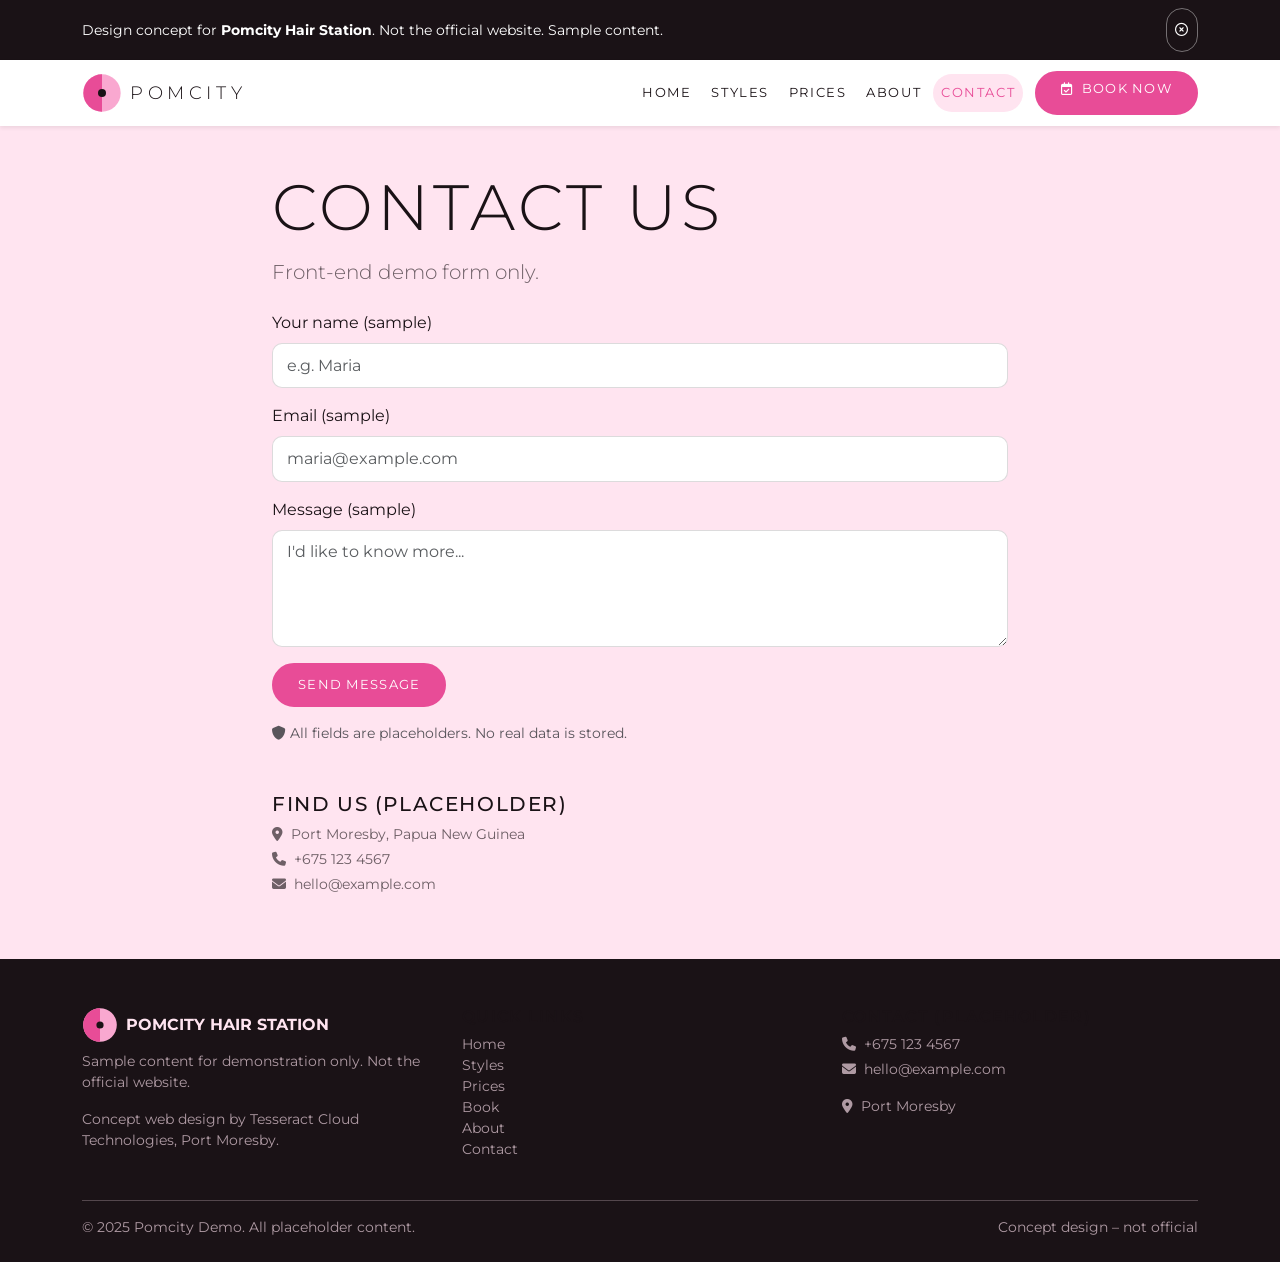
<file: contact.html>
<!-- contact.html -->
<!DOCTYPE html>
<html lang="en">
<head>
  <meta charset="UTF-8">
  <meta name="viewport" content="width=device-width, initial-scale=1.0">
  <title>Contact | Pomcity Hair Station</title>
  <meta name="description" content="Contact Pomcity Hair Station. Sample contact form and placeholder details.">
  <meta property="og:title" content="Contact – Pomcity Hair Station">
  <meta property="og:description" content="Get in touch with Pomcity. Sample form.">
  <meta property="og:type" content="website">
  <meta property="og:url" content="https://example.com/pomcity/contact">
  <meta property="og:image" content="https://via.placeholder.com/1200x630?text=Contact">
  <link rel="icon" href="data:image/svg+xml,%3Csvg xmlns='http://www.w3.org/2000/svg' viewBox='0 0 100 100'%3E%3Ccircle cx='50' cy='50' r='48' fill='%23F9A8D0'/%3E%3Cpath d='M50 10 A40 40 0 0 0 50 90 Z' fill='%23E84C97'/%3E%3Ccircle cx='50' cy='50' r='8' fill='%231A1216'/%3E%3C/svg%3E">
  <link rel="preconnect" href="https://fonts.googleapis.com">
  <link rel="preconnect" href="https://fonts.gstatic.com" crossorigin>
  <link href="https://fonts.googleapis.com/css2?family=Montserrat:wght@300;400;600;700&family=Playfair+Display:ital,wght@1,400;1,600&display=swap" rel="stylesheet">
  <link href="https://cdn.jsdelivr.net/npm/bootstrap@5.3.3/dist/css/bootstrap.min.css" rel="stylesheet">
  <link rel="stylesheet" href="https://cdnjs.cloudflare.com/ajax/libs/font-awesome/6.5.2/css/all.min.css">
  <link rel="stylesheet" href="style.css">
</head>
<body>
  <a class="skip-link" href="#main">Skip to content</a>

  <div class="demo-bar text-center py-2 px-3" id="demoBar">
    <div class="container d-flex align-items-center justify-content-between flex-wrap gap-2">
      <span class="small mb-0">Design concept for <strong>Pomcity Hair Station</strong>. Not the official website. Sample content.</span>
      <button class="btn btn-sm btn-outline-light rounded-pill" id="dismissDemoBar" aria-label="Dismiss demo bar"><i class="fa-regular fa-circle-xmark"></i></button>
    </div>
  </div>

  <nav class="navbar navbar-expand-lg sticky-top shadow-sm" aria-label="Main navigation">
    <div class="container">
      <a class="navbar-brand d-flex align-items-center gap-2" href="index.html">
        <span class="brand-mono" aria-hidden="true"><svg viewBox="0 0 60 60" width="40" height="40"><circle cx="30" cy="30" r="28" fill="#F9A8D0"/><path d="M30 2 A28 28 0 0 0 30 58 Z" fill="#E84C97"/><circle cx="30" cy="30" r="6" fill="#1A1216"/></svg></span>
        <span class="brand-text">POMCITY</span>
      </a>
      <button class="navbar-toggler" type="button" data-bs-toggle="collapse" data-bs-target="#mainNav" aria-controls="mainNav" aria-expanded="false" aria-label="Toggle navigation"><span class="navbar-toggler-icon"></span></button>
      <div class="collapse navbar-collapse" id="mainNav">
        <ul class="navbar-nav ms-auto mb-2 mb-lg-0 gap-lg-1 align-items-lg-center">
          <li class="nav-item"><a class="nav-link" href="index.html">Home</a></li>
          <li class="nav-item"><a class="nav-link" href="styles.html">Styles</a></li>
          <li class="nav-item"><a class="nav-link" href="prices.html">Prices</a></li>
          <li class="nav-item"><a class="nav-link" href="about.html">About</a></li>
          <li class="nav-item"><a class="nav-link active" aria-current="page" href="contact.html">Contact</a></li>
          <li class="nav-item ms-lg-2 mt-2 mt-lg-0"><a class="btn btn-hot rounded-pill px-4" href="book.html"><i class="fa-regular fa-calendar-check me-1"></i> Book now</a></li>
        </ul>
      </div>
    </div>
  </nav>

  <main id="main">
    <section class="py-5 bg-blush">
      <div class="container">
        <div class="row justify-content-center">
          <div class="col-lg-8">
            <h1 class="display-3 mb-3">Contact us</h1>
            <p class="lead text-muted-soft mb-4">Front-end demo form only.</p>

            <form id="contactForm" novalidate>
              <div class="mb-3">
                <label for="contactName" class="form-label">Your name (sample)</label>
                <input type="text" class="form-control" id="contactName" placeholder="e.g. Maria" required>
                <div class="invalid-feedback">Please enter your name.</div>
              </div>
              <div class="mb-3">
                <label for="contactEmail" class="form-label">Email (sample)</label>
                <input type="email" class="form-control" id="contactEmail" placeholder="maria@example.com" required>
                <div class="invalid-feedback">Please enter an email.</div>
              </div>
              <div class="mb-3">
                <label for="contactMessage" class="form-label">Message (sample)</label>
                <textarea class="form-control" id="contactMessage" rows="4" placeholder="I'd like to know more..." required></textarea>
                <div class="invalid-feedback">Please write a message.</div>
              </div>
              <button type="submit" class="btn btn-hot rounded-pill px-4">Send message</button>
            </form>

            <div id="contactSuccess" class="alert alert-success mt-4 d-none" role="alert">
              <i class="fa-regular fa-circle-check me-2"></i> Thank you! Your sample message was received.
              <a id="contactWhatsapp" href="#" target="_blank" rel="noopener" class="btn btn-success btn-sm rounded-pill mt-2 d-block">
                <i class="fa-brands fa-whatsapp me-1"></i> Continue on WhatsApp
              </a>
            </div>
            <p class="small text-muted mt-3"><i class="fa-solid fa-shield"></i> All fields are placeholders. No real data is stored.</p>

            <div class="mt-5">
              <h2 class="h5">Find us (placeholder)</h2>
              <p class="small text-muted-soft mb-1"><i class="fa-solid fa-location-dot me-2"></i>Port Moresby, Papua New Guinea</p>
              <p class="small text-muted-soft mb-1"><i class="fa-solid fa-phone me-2"></i>+675 123 4567</p>
              <p class="small text-muted-soft"><i class="fa-solid fa-envelope me-2"></i>hello@example.com</p>
            </div>
          </div>
        </div>
      </div>
    </section>
  </main>

  <footer class="footer bg-ink text-blush pt-5 pb-4">
    <div class="container">
      <div class="row g-4">
        <div class="col-md-4">
          <div class="d-flex align-items-center gap-2 mb-2">
            <svg viewBox="0 0 60 60" width="36" height="36"><circle cx="30" cy="30" r="28" fill="#F9A8D0"/><path d="M30 2 A28 28 0 0 0 30 58 Z" fill="#E84C97"/><circle cx="30" cy="30" r="6" fill="#1A1216"/></svg>
            <span class="fw-bold">POMCITY HAIR STATION</span>
          </div>
          <p class="small text-blush-muted">Sample content for demonstration only. Not the official website.</p>
          <p class="small text-blush-muted">Concept web design by Tesseract Cloud Technologies, Port Moresby.</p>
        </div>
        <div class="col-md-4">
          <h6 class="fw-semibold">Quick links</h6>
          <ul class="list-unstyled small">
            <li><a href="index.html" class="text-blush-muted text-decoration-none">Home</a></li>
            <li><a href="styles.html" class="text-blush-muted text-decoration-none">Styles</a></li>
            <li><a href="prices.html" class="text-blush-muted text-decoration-none">Prices</a></li>
            <li><a href="book.html" class="text-blush-muted text-decoration-none">Book</a></li>
            <li><a href="about.html" class="text-blush-muted text-decoration-none">About</a></li>
            <li><a href="contact.html" class="text-blush-muted text-decoration-none">Contact</a></li>
          </ul>
        </div>
        <div class="col-md-4">
          <h6 class="fw-semibold">Contact (placeholder)</h6>
          <p class="small text-blush-muted mb-1"><i class="fa-solid fa-phone me-2"></i>+675 123 4567</p>
          <p class="small text-blush-muted"><i class="fa-solid fa-envelope me-2"></i>hello@example.com</p>
          <p class="small text-blush-muted"><i class="fa-solid fa-location-dot me-2"></i>Port Moresby</p>
        </div>
      </div>
      <hr class="border-blush opacity-25 mt-4">
      <div class="d-flex flex-wrap justify-content-between align-items-center small text-blush-muted">
        <span>© 2025 Pomcity Demo. All placeholder content.</span>
        <span>Concept design – not official</span>
      </div>
    </div>
  </footer>

  <div class="mobile-action-bar d-block d-sm-none fixed-bottom bg-white border-top shadow-sm py-2">
    <div class="container d-flex justify-content-around">
      <a href="book.html" class="btn btn-hot rounded-pill px-3 py-2" aria-label="Book a style"><i class="fa-regular fa-calendar-check me-1"></i> Book</a>
      <a href="https://wa.me/67512345678?text=Hello%20Pomcity%20Hair%20Station%20demo" class="btn btn-success rounded-pill px-3 py-2" aria-label="WhatsApp us"><i class="fa-brands fa-whatsapp me-1"></i> WhatsApp</a>
    </div>
  </div>

  <script src="https://cdn.jsdelivr.net/npm/bootstrap@5.3.3/dist/js/bootstrap.bundle.min.js"></script>
  <script src="main.js"></script>
</body>
</html>
</file>
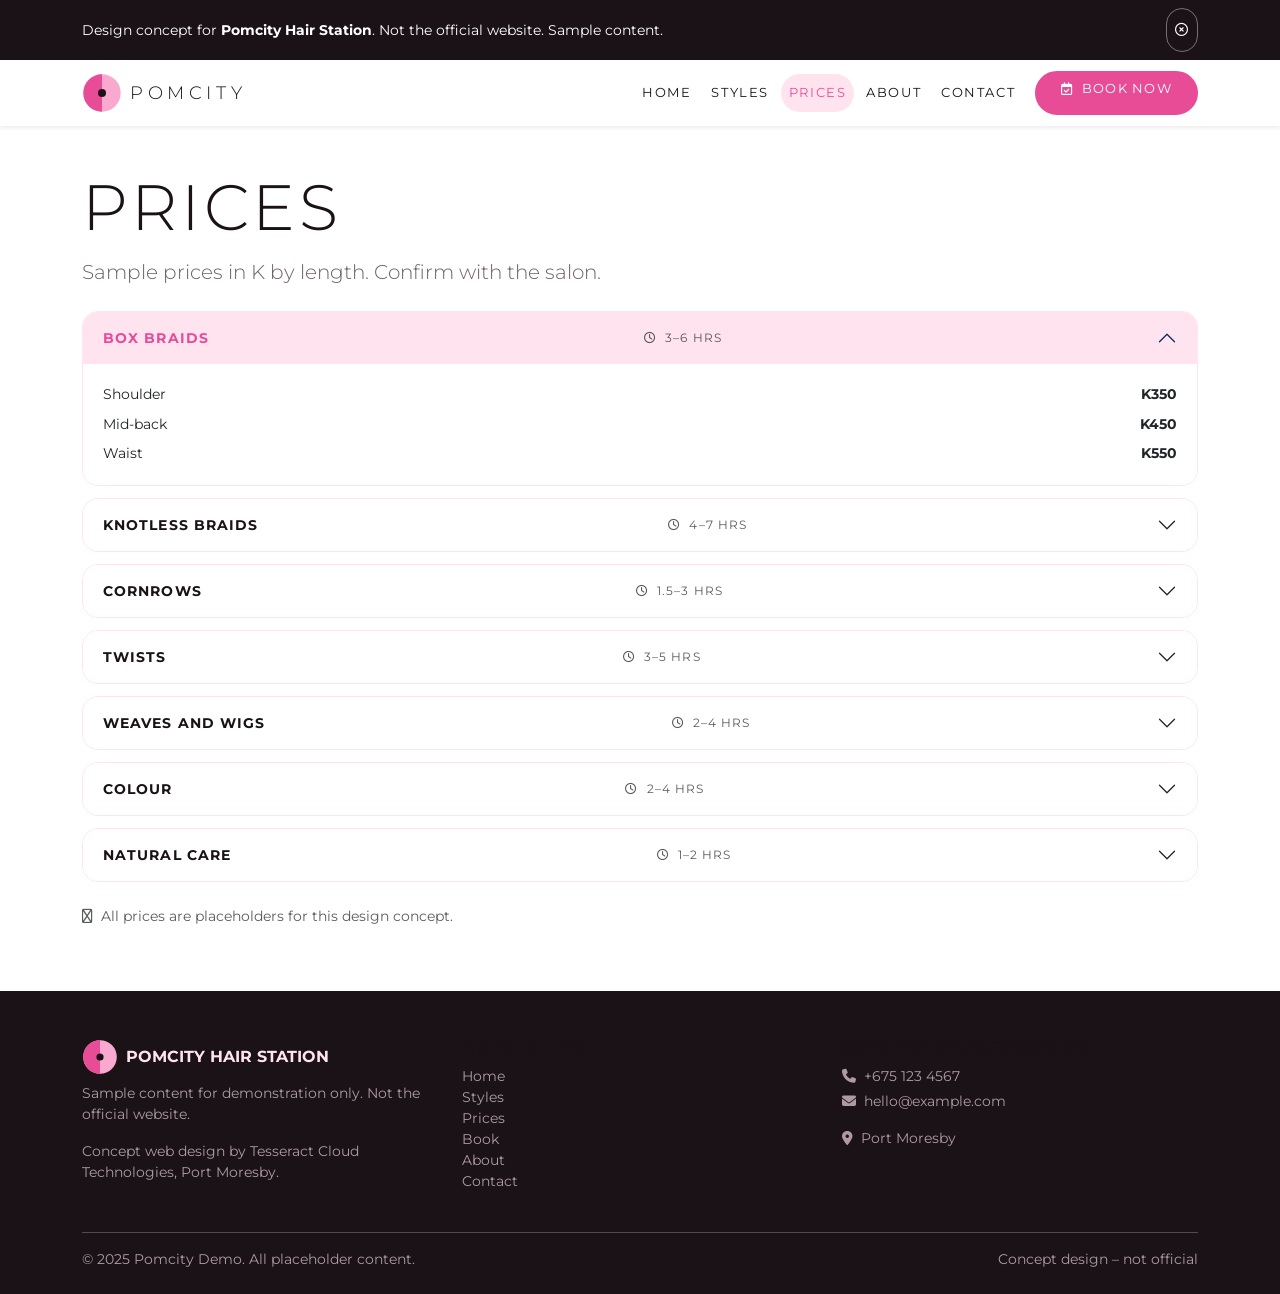
<file: prices.html>
<!-- prices.html -->
<!DOCTYPE html>
<html lang="en">
<head>
  <meta charset="UTF-8">
  <meta name="viewport" content="width=device-width, initial-scale=1.0">
  <title>Prices | Pomcity Hair Station</title>
  <meta name="description" content="Sample price list by service and length: shoulder, mid-back, waist. Prices in K.">
  <meta property="og:title" content="Prices – Pomcity Hair Station">
  <meta property="og:description" content="Accordion price list with duration icons.">
  <meta property="og:type" content="website">
  <meta property="og:url" content="https://example.com/pomcity/prices">
  <meta property="og:image" content="https://via.placeholder.com/1200x630?text=Prices">
  <link rel="icon" href="data:image/svg+xml,%3Csvg xmlns='http://www.w3.org/2000/svg' viewBox='0 0 100 100'%3E%3Ccircle cx='50' cy='50' r='48' fill='%23F9A8D0'/%3E%3Cpath d='M50 10 A40 40 0 0 0 50 90 Z' fill='%23E84C97'/%3E%3Ccircle cx='50' cy='50' r='8' fill='%231A1216'/%3E%3C/svg%3E">
  <link rel="preconnect" href="https://fonts.googleapis.com">
  <link rel="preconnect" href="https://fonts.gstatic.com" crossorigin>
  <link href="https://fonts.googleapis.com/css2?family=Montserrat:wght@300;400;600;700&family=Playfair+Display:ital,wght@1,400;1,600&display=swap" rel="stylesheet">
  <link href="https://cdn.jsdelivr.net/npm/bootstrap@5.3.3/dist/css/bootstrap.min.css" rel="stylesheet">
  <link rel="stylesheet" href="https://cdnjs.cloudflare.com/ajax/libs/font-awesome/6.5.2/css/all.min.css">
  <link rel="stylesheet" href="style.css">
</head>
<body>
  <a class="skip-link" href="#main">Skip to content</a>

  <div class="demo-bar text-center py-2 px-3" id="demoBar">
    <div class="container d-flex align-items-center justify-content-between flex-wrap gap-2">
      <span class="small mb-0">Design concept for <strong>Pomcity Hair Station</strong>. Not the official website. Sample content.</span>
      <button class="btn btn-sm btn-outline-light rounded-pill" id="dismissDemoBar" aria-label="Dismiss demo bar"><i class="fa-regular fa-circle-xmark"></i></button>
    </div>
  </div>

  <nav class="navbar navbar-expand-lg sticky-top shadow-sm" aria-label="Main navigation">
    <div class="container">
      <a class="navbar-brand d-flex align-items-center gap-2" href="index.html">
        <span class="brand-mono" aria-hidden="true"><svg viewBox="0 0 60 60" width="40" height="40"><circle cx="30" cy="30" r="28" fill="#F9A8D0"/><path d="M30 2 A28 28 0 0 0 30 58 Z" fill="#E84C97"/><circle cx="30" cy="30" r="6" fill="#1A1216"/></svg></span>
        <span class="brand-text">POMCITY</span>
      </a>
      <button class="navbar-toggler" type="button" data-bs-toggle="collapse" data-bs-target="#mainNav" aria-controls="mainNav" aria-expanded="false" aria-label="Toggle navigation"><span class="navbar-toggler-icon"></span></button>
      <div class="collapse navbar-collapse" id="mainNav">
        <ul class="navbar-nav ms-auto mb-2 mb-lg-0 gap-lg-1 align-items-lg-center">
          <li class="nav-item"><a class="nav-link" href="index.html">Home</a></li>
          <li class="nav-item"><a class="nav-link" href="styles.html">Styles</a></li>
          <li class="nav-item"><a class="nav-link active" aria-current="page" href="prices.html">Prices</a></li>
          <li class="nav-item"><a class="nav-link" href="about.html">About</a></li>
          <li class="nav-item"><a class="nav-link" href="contact.html">Contact</a></li>
          <li class="nav-item ms-lg-2 mt-2 mt-lg-0"><a class="btn btn-hot rounded-pill px-4" href="book.html"><i class="fa-regular fa-calendar-check me-1"></i> Book now</a></li>
        </ul>
      </div>
    </div>
  </nav>

  <main id="main">
    <section class="py-5 bg-white">
      <div class="container">
        <h1 class="display-3 mb-3">Prices</h1>
        <p class="lead text-muted-soft mb-4">Sample prices in K by length. Confirm with the salon.</p>

        <div class="accordion price-accordion" id="priceAccordion">
          <!-- Box Braids -->
          <div class="accordion-item">
            <h2 class="accordion-header">
              <button class="accordion-button" type="button" data-bs-toggle="collapse" data-bs-target="#priceBox" aria-expanded="true">
                <span class="fw-bold">Box Braids</span>
                <span class="ms-auto small text-muted"><i class="fa-regular fa-clock me-1"></i> 3–6 hrs</span>
              </button>
            </h2>
            <div id="priceBox" class="accordion-collapse collapse show" data-bs-parent="#priceAccordion">
              <div class="accordion-body">
                <div class="d-flex justify-content-between py-1"><span>Shoulder</span><span class="fw-bold">K350</span></div>
                <div class="d-flex justify-content-between py-1"><span>Mid-back</span><span class="fw-bold">K450</span></div>
                <div class="d-flex justify-content-between py-1"><span>Waist</span><span class="fw-bold">K550</span></div>
              </div>
            </div>
          </div>
          <!-- Knotless -->
          <div class="accordion-item">
            <h2 class="accordion-header">
              <button class="accordion-button collapsed" type="button" data-bs-toggle="collapse" data-bs-target="#priceKnotless" aria-expanded="false">
                <span class="fw-bold">Knotless Braids</span>
                <span class="ms-auto small text-muted"><i class="fa-regular fa-clock me-1"></i> 4–7 hrs</span>
              </button>
            </h2>
            <div id="priceKnotless" class="accordion-collapse collapse" data-bs-parent="#priceAccordion">
              <div class="accordion-body">
                <div class="d-flex justify-content-between py-1"><span>Shoulder</span><span class="fw-bold">K400</span></div>
                <div class="d-flex justify-content-between py-1"><span>Mid-back</span><span class="fw-bold">K500</span></div>
                <div class="d-flex justify-content-between py-1"><span>Waist</span><span class="fw-bold">K600</span></div>
              </div>
            </div>
          </div>
          <!-- Cornrows -->
          <div class="accordion-item">
            <h2 class="accordion-header">
              <button class="accordion-button collapsed" type="button" data-bs-toggle="collapse" data-bs-target="#priceCornrows" aria-expanded="false">
                <span class="fw-bold">Cornrows</span>
                <span class="ms-auto small text-muted"><i class="fa-regular fa-clock me-1"></i> 1.5–3 hrs</span>
              </button>
            </h2>
            <div id="priceCornrows" class="accordion-collapse collapse" data-bs-parent="#priceAccordion">
              <div class="accordion-body">
                <div class="d-flex justify-content-between py-1"><span>Straight back</span><span class="fw-bold">K200</span></div>
                <div class="d-flex justify-content-between py-1"><span>Custom pattern</span><span class="fw-bold">K280</span></div>
              </div>
            </div>
          </div>
          <!-- Twists -->
          <div class="accordion-item">
            <h2 class="accordion-header">
              <button class="accordion-button collapsed" type="button" data-bs-toggle="collapse" data-bs-target="#priceTwists" aria-expanded="false">
                <span class="fw-bold">Twists</span>
                <span class="ms-auto small text-muted"><i class="fa-regular fa-clock me-1"></i> 3–5 hrs</span>
              </button>
            </h2>
            <div id="priceTwists" class="accordion-collapse collapse" data-bs-parent="#priceAccordion">
              <div class="accordion-body">
                <div class="d-flex justify-content-between py-1"><span>Shoulder</span><span class="fw-bold">K300</span></div>
                <div class="d-flex justify-content-between py-1"><span>Mid-back</span><span class="fw-bold">K380</span></div>
                <div class="d-flex justify-content-between py-1"><span>Waist</span><span class="fw-bold">K460</span></div>
              </div>
            </div>
          </div>
          <!-- Weaves -->
          <div class="accordion-item">
            <h2 class="accordion-header">
              <button class="accordion-button collapsed" type="button" data-bs-toggle="collapse" data-bs-target="#priceWeaves" aria-expanded="false">
                <span class="fw-bold">Weaves and Wigs</span>
                <span class="ms-auto small text-muted"><i class="fa-regular fa-clock me-1"></i> 2–4 hrs</span>
              </button>
            </h2>
            <div id="priceWeaves" class="accordion-collapse collapse" data-bs-parent="#priceAccordion">
              <div class="accordion-body">
                <div class="d-flex justify-content-between py-1"><span>Weave install</span><span class="fw-bold">K350</span></div>
                <div class="d-flex justify-content-between py-1"><span>Wig install</span><span class="fw-bold">K250</span></div>
              </div>
            </div>
          </div>
          <!-- Colour -->
          <div class="accordion-item">
            <h2 class="accordion-header">
              <button class="accordion-button collapsed" type="button" data-bs-toggle="collapse" data-bs-target="#priceColour" aria-expanded="false">
                <span class="fw-bold">Colour</span>
                <span class="ms-auto small text-muted"><i class="fa-regular fa-clock me-1"></i> 2–4 hrs</span>
              </button>
            </h2>
            <div id="priceColour" class="accordion-collapse collapse" data-bs-parent="#priceAccordion">
              <div class="accordion-body">
                <div class="d-flex justify-content-between py-1"><span>Full colour</span><span class="fw-bold">K300</span></div>
                <div class="d-flex justify-content-between py-1"><span>Highlights</span><span class="fw-bold">K380</span></div>
              </div>
            </div>
          </div>
          <!-- Natural Care -->
          <div class="accordion-item">
            <h2 class="accordion-header">
              <button class="accordion-button collapsed" type="button" data-bs-toggle="collapse" data-bs-target="#priceNatural" aria-expanded="false">
                <span class="fw-bold">Natural Care</span>
                <span class="ms-auto small text-muted"><i class="fa-regular fa-clock me-1"></i> 1–2 hrs</span>
              </button>
            </h2>
            <div id="priceNatural" class="accordion-collapse collapse" data-bs-parent="#priceAccordion">
              <div class="accordion-body">
                <div class="d-flex justify-content-between py-1"><span>Deep condition</span><span class="fw-bold">K120</span></div>
                <div class="d-flex justify-content-between py-1"><span>Trim & shape</span><span class="fw-bold">K150</span></div>
              </div>
            </div>
          </div>
        </div>
        <p class="small text-muted mt-4"><i class="fa-regular fa-circle-info me-1"></i> All prices are placeholders for this design concept.</p>
      </div>
    </section>
  </main>

  <footer class="footer bg-ink text-blush pt-5 pb-4">
    <div class="container">
      <div class="row g-4">
        <div class="col-md-4">
          <div class="d-flex align-items-center gap-2 mb-2">
            <svg viewBox="0 0 60 60" width="36" height="36"><circle cx="30" cy="30" r="28" fill="#F9A8D0"/><path d="M30 2 A28 28 0 0 0 30 58 Z" fill="#E84C97"/><circle cx="30" cy="30" r="6" fill="#1A1216"/></svg>
            <span class="fw-bold">POMCITY HAIR STATION</span>
          </div>
          <p class="small text-blush-muted">Sample content for demonstration only. Not the official website.</p>
          <p class="small text-blush-muted">Concept web design by Tesseract Cloud Technologies, Port Moresby.</p>
        </div>
        <div class="col-md-4">
          <h6 class="fw-semibold">Quick links</h6>
          <ul class="list-unstyled small">
            <li><a href="index.html" class="text-blush-muted text-decoration-none">Home</a></li>
            <li><a href="styles.html" class="text-blush-muted text-decoration-none">Styles</a></li>
            <li><a href="prices.html" class="text-blush-muted text-decoration-none">Prices</a></li>
            <li><a href="book.html" class="text-blush-muted text-decoration-none">Book</a></li>
            <li><a href="about.html" class="text-blush-muted text-decoration-none">About</a></li>
            <li><a href="contact.html" class="text-blush-muted text-decoration-none">Contact</a></li>
          </ul>
        </div>
        <div class="col-md-4">
          <h6 class="fw-semibold">Contact (placeholder)</h6>
          <p class="small text-blush-muted mb-1"><i class="fa-solid fa-phone me-2"></i>+675 123 4567</p>
          <p class="small text-blush-muted"><i class="fa-solid fa-envelope me-2"></i>hello@example.com</p>
          <p class="small text-blush-muted"><i class="fa-solid fa-location-dot me-2"></i>Port Moresby</p>
        </div>
      </div>
      <hr class="border-blush opacity-25 mt-4">
      <div class="d-flex flex-wrap justify-content-between align-items-center small text-blush-muted">
        <span>© 2025 Pomcity Demo. All placeholder content.</span>
        <span>Concept design – not official</span>
      </div>
    </div>
  </footer>

  <div class="mobile-action-bar d-block d-sm-none fixed-bottom bg-white border-top shadow-sm py-2">
    <div class="container d-flex justify-content-around">
      <a href="book.html" class="btn btn-hot rounded-pill px-3 py-2" aria-label="Book a style"><i class="fa-regular fa-calendar-check me-1"></i> Book</a>
      <a href="https://wa.me/67512345678?text=Hello%20Pomcity%20Hair%20Station%20demo" class="btn btn-success rounded-pill px-3 py-2" aria-label="WhatsApp us"><i class="fa-brands fa-whatsapp me-1"></i> WhatsApp</a>
    </div>
  </div>

  <script src="https://cdn.jsdelivr.net/npm/bootstrap@5.3.3/dist/js/bootstrap.bundle.min.js"></script>
  <script src="main.js"></script>
</body>
</html>
</file>
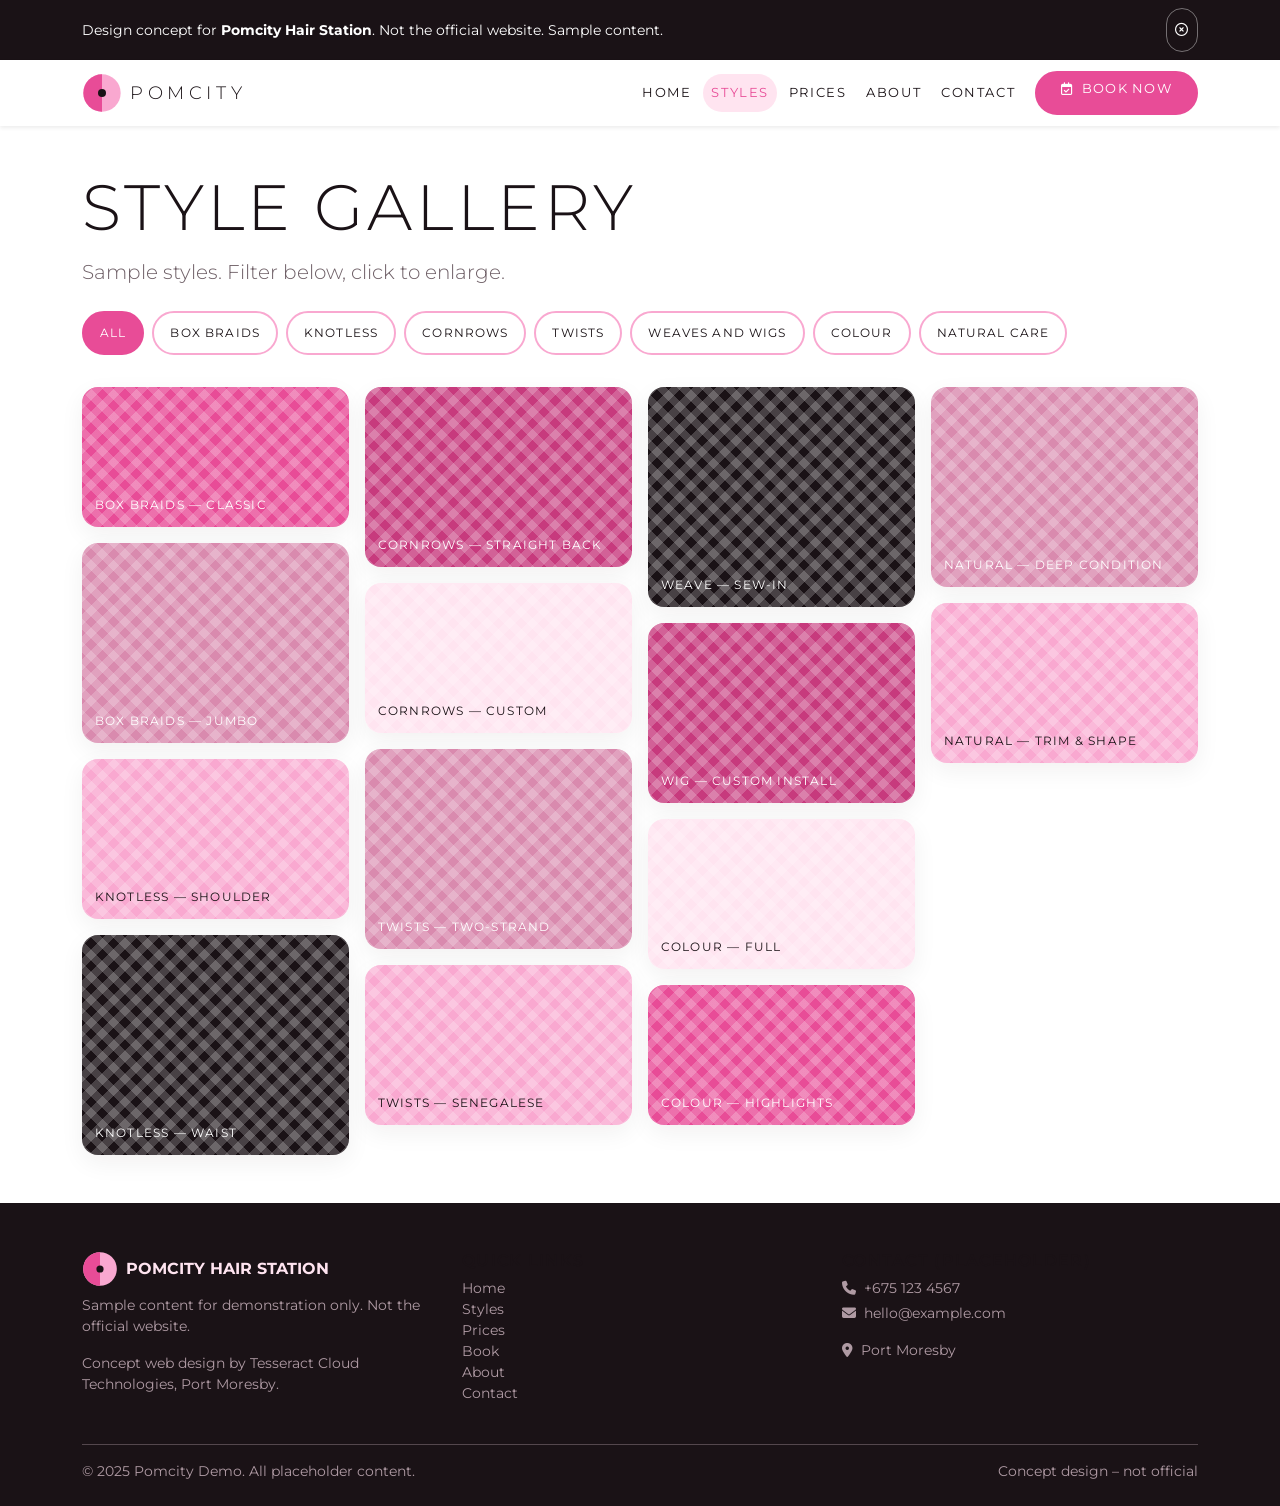
<file: styles.html>
<!-- styles.html -->
<!DOCTYPE html>
<html lang="en">
<head>
  <meta charset="UTF-8">
  <meta name="viewport" content="width=device-width, initial-scale=1.0">
  <title>Styles | Pomcity Hair Station</title>
  <meta name="description" content="Style gallery: box braids, knotless, cornrows, twists, weaves and wigs, colour, natural care. Sample styles.">
  <meta property="og:title" content="Styles – Pomcity Hair Station">
  <meta property="og:description" content="Masonry style gallery with filters and lightbox.">
  <meta property="og:type" content="website">
  <meta property="og:url" content="https://example.com/pomcity/styles">
  <meta property="og:image" content="https://via.placeholder.com/1200x630?text=Styles">
  <link rel="icon" href="data:image/svg+xml,%3Csvg xmlns='http://www.w3.org/2000/svg' viewBox='0 0 100 100'%3E%3Ccircle cx='50' cy='50' r='48' fill='%23F9A8D0'/%3E%3Cpath d='M50 10 A40 40 0 0 0 50 90 Z' fill='%23E84C97'/%3E%3Ccircle cx='50' cy='50' r='8' fill='%231A1216'/%3E%3C/svg%3E">
  <link rel="preconnect" href="https://fonts.googleapis.com">
  <link rel="preconnect" href="https://fonts.gstatic.com" crossorigin>
  <link href="https://fonts.googleapis.com/css2?family=Montserrat:wght@300;400;600;700&family=Playfair+Display:ital,wght@1,400;1,600&display=swap" rel="stylesheet">
  <link href="https://cdn.jsdelivr.net/npm/bootstrap@5.3.3/dist/css/bootstrap.min.css" rel="stylesheet">
  <link rel="stylesheet" href="https://cdnjs.cloudflare.com/ajax/libs/font-awesome/6.5.2/css/all.min.css">
  <link rel="stylesheet" href="style.css">
</head>
<body>
  <a class="skip-link" href="#main">Skip to content</a>

  <div class="demo-bar text-center py-2 px-3" id="demoBar">
    <div class="container d-flex align-items-center justify-content-between flex-wrap gap-2">
      <span class="small mb-0">Design concept for <strong>Pomcity Hair Station</strong>. Not the official website. Sample content.</span>
      <button class="btn btn-sm btn-outline-light rounded-pill" id="dismissDemoBar" aria-label="Dismiss demo bar"><i class="fa-regular fa-circle-xmark"></i></button>
    </div>
  </div>

  <nav class="navbar navbar-expand-lg sticky-top shadow-sm" aria-label="Main navigation">
    <div class="container">
      <a class="navbar-brand d-flex align-items-center gap-2" href="index.html">
        <span class="brand-mono" aria-hidden="true"><svg viewBox="0 0 60 60" width="40" height="40"><circle cx="30" cy="30" r="28" fill="#F9A8D0"/><path d="M30 2 A28 28 0 0 0 30 58 Z" fill="#E84C97"/><circle cx="30" cy="30" r="6" fill="#1A1216"/></svg></span>
        <span class="brand-text">POMCITY</span>
      </a>
      <button class="navbar-toggler" type="button" data-bs-toggle="collapse" data-bs-target="#mainNav" aria-controls="mainNav" aria-expanded="false" aria-label="Toggle navigation"><span class="navbar-toggler-icon"></span></button>
      <div class="collapse navbar-collapse" id="mainNav">
        <ul class="navbar-nav ms-auto mb-2 mb-lg-0 gap-lg-1 align-items-lg-center">
          <li class="nav-item"><a class="nav-link" href="index.html">Home</a></li>
          <li class="nav-item"><a class="nav-link active" aria-current="page" href="styles.html">Styles</a></li>
          <li class="nav-item"><a class="nav-link" href="prices.html">Prices</a></li>
          <li class="nav-item"><a class="nav-link" href="about.html">About</a></li>
          <li class="nav-item"><a class="nav-link" href="contact.html">Contact</a></li>
          <li class="nav-item ms-lg-2 mt-2 mt-lg-0"><a class="btn btn-hot rounded-pill px-4" href="book.html"><i class="fa-regular fa-calendar-check me-1"></i> Book now</a></li>
        </ul>
      </div>
    </div>
  </nav>

  <main id="main">
    <section class="py-5 bg-white">
      <div class="container">
        <h1 class="display-3 mb-3">Style gallery</h1>
        <p class="lead text-muted-soft mb-4">Sample styles. Filter below, click to enlarge.</p>

        <!-- Filter chips -->
        <div class="chips-wrap overflow-hidden mb-4">
          <div class="chips d-flex gap-2 flex-nowrap overflow-auto pb-2" role="group" aria-label="Style filters">
            <button class="btn chip active" data-filter="all">All</button>
            <button class="btn chip" data-filter="box">Box Braids</button>
            <button class="btn chip" data-filter="knotless">Knotless</button>
            <button class="btn chip" data-filter="cornrows">Cornrows</button>
            <button class="btn chip" data-filter="twists">Twists</button>
            <button class="btn chip" data-filter="weaves">Weaves and Wigs</button>
            <button class="btn chip" data-filter="colour">Colour</button>
            <button class="btn chip" data-filter="natural">Natural Care</button>
          </div>
        </div>

        <!-- Masonry grid -->
        <div class="masonry" id="styleGrid">
          <!-- filled by JS -->
        </div>
      </div>
    </section>
  </main>

  <!-- Lightbox -->
  <div class="lightbox" id="lightbox" role="dialog" aria-modal="true" aria-label="Style preview" tabindex="-1">
    <button class="lightbox-close" id="lightboxClose" aria-label="Close preview"><i class="fa-solid fa-xmark"></i></button>
    <div class="lightbox-content" id="lightboxContent"></div>
    <button class="lightbox-nav lightbox-prev" id="lightboxPrev" aria-label="Previous style"><i class="fa-solid fa-chevron-left"></i></button>
    <button class="lightbox-nav lightbox-next" id="lightboxNext" aria-label="Next style"><i class="fa-solid fa-chevron-right"></i></button>
  </div>

  <footer class="footer bg-ink text-blush pt-5 pb-4">
    <div class="container">
      <div class="row g-4">
        <div class="col-md-4">
          <div class="d-flex align-items-center gap-2 mb-2">
            <svg viewBox="0 0 60 60" width="36" height="36"><circle cx="30" cy="30" r="28" fill="#F9A8D0"/><path d="M30 2 A28 28 0 0 0 30 58 Z" fill="#E84C97"/><circle cx="30" cy="30" r="6" fill="#1A1216"/></svg>
            <span class="fw-bold">POMCITY HAIR STATION</span>
          </div>
          <p class="small text-blush-muted">Sample content for demonstration only. Not the official website.</p>
          <p class="small text-blush-muted">Concept web design by Tesseract Cloud Technologies, Port Moresby.</p>
        </div>
        <div class="col-md-4">
          <h6 class="fw-semibold">Quick links</h6>
          <ul class="list-unstyled small">
            <li><a href="index.html" class="text-blush-muted text-decoration-none">Home</a></li>
            <li><a href="styles.html" class="text-blush-muted text-decoration-none">Styles</a></li>
            <li><a href="prices.html" class="text-blush-muted text-decoration-none">Prices</a></li>
            <li><a href="book.html" class="text-blush-muted text-decoration-none">Book</a></li>
            <li><a href="about.html" class="text-blush-muted text-decoration-none">About</a></li>
            <li><a href="contact.html" class="text-blush-muted text-decoration-none">Contact</a></li>
          </ul>
        </div>
        <div class="col-md-4">
          <h6 class="fw-semibold">Contact (placeholder)</h6>
          <p class="small text-blush-muted mb-1"><i class="fa-solid fa-phone me-2"></i>+675 123 4567</p>
          <p class="small text-blush-muted"><i class="fa-solid fa-envelope me-2"></i>hello@example.com</p>
          <p class="small text-blush-muted"><i class="fa-solid fa-location-dot me-2"></i>Port Moresby</p>
        </div>
      </div>
      <hr class="border-blush opacity-25 mt-4">
      <div class="d-flex flex-wrap justify-content-between align-items-center small text-blush-muted">
        <span>© 2025 Pomcity Demo. All placeholder content.</span>
        <span>Concept design – not official</span>
      </div>
    </div>
  </footer>

  <div class="mobile-action-bar d-block d-sm-none fixed-bottom bg-white border-top shadow-sm py-2">
    <div class="container d-flex justify-content-around">
      <a href="book.html" class="btn btn-hot rounded-pill px-3 py-2" aria-label="Book a style"><i class="fa-regular fa-calendar-check me-1"></i> Book</a>
      <a href="https://wa.me/67512345678?text=Hello%20Pomcity%20Hair%20Station%20demo" class="btn btn-success rounded-pill px-3 py-2" aria-label="WhatsApp us"><i class="fa-brands fa-whatsapp me-1"></i> WhatsApp</a>
    </div>
  </div>

  <script src="https://cdn.jsdelivr.net/npm/bootstrap@5.3.3/dist/js/bootstrap.bundle.min.js"></script>
  <script src="main.js"></script>
</body>
</html>
</file>
<file: style.css>
/* style.css */
:root {
  --pink: #F9A8D0;
  --hot: #E84C97;
  --blush: #FFE4F0;
  --rose-dust: #D98AAE;
  --ink: #1A1216;
  --white: #FFFFFF;
  --text-muted: #6E5F66;
  --shadow-soft: 0 8px 24px rgba(26,18,22,0.06);
  --radius: 16px;
}

*, *::before, *::after { box-sizing: border-box; }
html, body { overflow-x: clip; }

body {
  font-family: 'Montserrat', system-ui, sans-serif;
  font-weight: 400;
  background: var(--white);
  color: var(--ink);
  margin: 0;
  padding-bottom: 70px;
  font-size: 16px;
}
@media (min-width: 576px) { body { padding-bottom: 0; } }

h1, h2, h3, h4, h5, h6 {
  font-family: 'Montserrat', system-ui, sans-serif;
  font-weight: 300;
  color: var(--ink);
  text-transform: uppercase;
  letter-spacing: 0.08em;
}

.display-3, .display-5 {
  font-weight: 300;
  letter-spacing: 0.06em;
  line-height: 1.05;
}

.playfair {
  font-family: 'Playfair Display', Georgia, serif;
  font-style: italic;
  font-weight: 400;
  text-transform: none;
  letter-spacing: 0;
  color: var(--hot);
}

.script-accent {
  font-family: 'Playfair Display', Georgia, serif;
  font-style: italic;
  font-weight: 400;
  color: var(--hot);
  font-size: 1.2rem;
}

img, svg, video { max-width: 100%; height: auto; }
.row > *, .d-flex > *, .col, [class*="col-"] { min-width: 0; }

a { color: var(--hot); }
a:hover { color: #c73a7d; }

.text-hot { color: var(--hot) !important; }
.text-blush { color: var(--blush) !important; }
.text-blush-muted { color: rgba(255,228,240,0.65) !important; }
.text-muted-soft { color: var(--text-muted) !important; }
.bg-blush { background-color: var(--blush) !important; }
.bg-ink { background-color: var(--ink) !important; }
.border-blush { border-color: var(--blush) !important; }

.skip-link {
  position: absolute; top: -100px; left: 0;
  background: var(--hot); color: var(--white);
  padding: 12px 24px; z-index: 2000;
  text-decoration: none; border-radius: 0 0 8px 0;
  font-weight: 700;
}
.skip-link:focus { top: 0; }

/* Demo bar */
.demo-bar { background: var(--ink); color: var(--white); }
.demo-bar .btn-outline-light { border-color: rgba(255,255,255,0.4); color: var(--white); }

/* Navbar */
.navbar { background: var(--white); }
.navbar-brand .brand-text { font-family: 'Montserrat', sans-serif; font-weight: 300; font-size: 1.15rem; letter-spacing: 0.25em; color: var(--ink); }
.navbar .nav-link { font-weight: 400; padding: 0.6rem 0.75rem; border-radius: 40px; color: var(--ink); font-size: 0.82rem; text-transform: uppercase; letter-spacing: 0.12em; }
.navbar .nav-link.active { background: var(--blush); color: var(--hot) !important; }
.navbar .nav-link:hover { color: var(--hot); }

/* Buttons */
.btn { font-weight: 400; text-transform: uppercase; letter-spacing: 0.1em; font-size: 0.8rem; min-height: 44px; border-radius: 40px; transition: transform .18s ease, box-shadow .18s ease, background .18s ease; }
.btn-hot { background: var(--hot); color: var(--white); border: 2px solid var(--hot); }
.btn-hot:hover, .btn-hot:focus { background: #c73a7d; border-color: #c73a7d; color: var(--white); transform: translateY(-2px); box-shadow: 0 6px 18px rgba(232,76,151,0.4); }
.btn-outline-ink { background: transparent; color: var(--ink); border: 2px solid var(--ink); }
.btn-outline-ink:hover, .btn-outline-ink:focus { background: var(--ink); color: var(--white); transform: translateY(-2px); }

/* Hero */
.hero { background: var(--blush); position: relative; overflow: hidden; }
.petals { position: absolute; inset: 0; pointer-events: none; overflow: clip; z-index: 1; }
.petal {
  position: absolute; top: -20px;
  width: 12px; height: 12px;
  background: var(--pink);
  border-radius: 50% 0 50% 50%;
  opacity: 0.7;
  animation: petalFall linear infinite;
}
@keyframes petalFall {
  0% { transform: translateY(0) rotate(0deg); opacity: 0.8; }
  100% { transform: translateY(110vh) rotate(360deg); opacity: 0; }
}

.badge-soft {
  display: inline-block;
  background: var(--white); color: var(--ink);
  padding: 0.4rem 1rem; border-radius: 40px;
  font-size: 0.72rem; text-transform: uppercase; letter-spacing: 0.15em;
  border: 1px solid var(--pink);
}

.hero-heart-wrap { display: flex; justify-content: center; align-items: center; padding: 2rem; }
.hero-heart { width: min(320px, 80vw); animation: heartPulse 3s ease-in-out infinite; }
@keyframes heartPulse {
  0%, 100% { transform: scale(1); }
  50% { transform: scale(1.04); }
}

.braid-divider {
  position: relative; height: 24px;
  background: repeating-linear-gradient(
    -45deg,
    var(--hot) 0 6px,
    var(--pink) 6px 12px,
    var(--blush) 12px 18px
  );
  opacity: 0.5;
}

/* Rose wall */
.rose-wall-section { background: var(--white); }
.rose-wall {
  aspect-ratio: 4 / 3;
  border-radius: var(--radius);
  background:
    radial-gradient(circle at 20% 30%, #D98AAE 0 8px, transparent 9px),
    radial-gradient(circle at 45% 55%, #E84C97 0 10px, transparent 11px),
    radial-gradient(circle at 70% 25%, #F9A8D0 0 9px, transparent 10px),
    radial-gradient(circle at 30% 75%, #F9A8D0 0 7px, transparent 8px),
    radial-gradient(circle at 80% 70%, #D98AAE 0 11px, transparent 12px),
    radial-gradient(circle at 55% 40%, #FFE4F0 0 6px, transparent 7px),
    linear-gradient(135deg, #FFE4F0, #F9A8D0);
  border: 1px solid var(--pink);
}

/* Style cards */
.style-card {
  background: var(--white);
  border-radius: var(--radius);
  overflow: hidden;
  box-shadow: var(--shadow-soft);
  transition: transform 0.3s ease, box-shadow 0.3s ease;
}
.style-card:hover { transform: translateY(-3px); box-shadow: 0 12px 32px rgba(232,76,151,0.15); }
.style-swatch {
  aspect-ratio: 3 / 4;
  background-image:
    repeating-linear-gradient(45deg, rgba(255,255,255,0.25) 0 8px, transparent 8px 16px),
    repeating-linear-gradient(-45deg, rgba(255,255,255,0.25) 0 8px, transparent 8px 16px);
  position: relative;
}
.style-braids { background-color: var(--hot); }
.style-knotless { background-color: var(--rose-dust); }
.style-cornrows { background-color: var(--pink); }
.style-caption { padding: 0.8rem 1rem; }

/* Chips */
.chips-wrap { width: 100%; }
.chip {
  background: transparent; border: 2px solid var(--pink);
  color: var(--ink); border-radius: 40px;
  padding: 0.45rem 1rem; font-size: 0.72rem; letter-spacing: 0.1em;
  text-transform: uppercase; white-space: nowrap; font-weight: 400;
}
.chip.active, .chip:hover { background: var(--hot); border-color: var(--hot); color: var(--white); }

/* Masonry */
.masonry { column-count: 2; column-gap: 1rem; }
@media (min-width: 576px) { .masonry { column-count: 2; } }
@media (min-width: 768px) { .masonry { column-count: 3; } }
@media (min-width: 992px) { .masonry { column-count: 4; } }

.masonry-item {
  break-inside: avoid;
  margin-bottom: 1rem;
  border-radius: var(--radius);
  overflow: hidden;
  position: relative;
  box-shadow: var(--shadow-soft);
  cursor: pointer;
  transition: transform 0.3s ease, box-shadow 0.3s ease;
}
.masonry-item:hover { transform: scale(1.02); box-shadow: 0 12px 32px rgba(232,76,151,0.2); }
.masonry-swatch {
  background-color: var(--hot);
  background-image:
    repeating-linear-gradient(45deg, rgba(255,255,255,0.2) 0 8px, transparent 8px 16px),
    repeating-linear-gradient(-45deg, rgba(255,255,255,0.2) 0 8px, transparent 8px 16px);
  position: relative;
  display: flex; align-items: flex-end;
  padding: 0.8rem;
  color: var(--white);
  min-height: 140px;
}
.masonry-swatch.alt1 { background-color: var(--rose-dust); min-height: 200px; }
.masonry-swatch.alt2 { background-color: var(--pink); color: var(--ink); min-height: 160px; }
.masonry-swatch.alt3 { background-color: var(--ink); min-height: 220px; }
.masonry-swatch.alt4 { background-color: #c73a7d; min-height: 180px; }
.masonry-swatch.alt5 { background-color: var(--blush); color: var(--ink); min-height: 150px; }
.masonry-label { font-size: 0.75rem; text-transform: uppercase; letter-spacing: 0.1em; font-weight: 400; }

/* Lightbox */
.lightbox {
  position: fixed; inset: 0; z-index: 2000;
  background: rgba(26,18,22,0.92);
  display: none;
  align-items: center; justify-content: center;
  padding: 1rem;
}
.lightbox.open { display: flex; }
.lightbox-content {
  max-width: min(600px, 90vw);
  width: 100%;
  border-radius: var(--radius);
  overflow: hidden;
  background: var(--hot);
  aspect-ratio: 3 / 4;
  display: flex; align-items: flex-end;
  padding: 2rem;
  color: var(--white);
  background-image:
    repeating-linear-gradient(45deg, rgba(255,255,255,0.2) 0 12px, transparent 12px 24px),
    repeating-linear-gradient(-45deg, rgba(255,255,255,0.2) 0 12px, transparent 12px 24px);
}
.lightbox-close {
  position: absolute; top: 1rem; right: 1rem;
  background: var(--white); border: none; border-radius: 50%;
  width: 44px; height: 44px; font-size: 1.2rem; color: var(--ink);
  cursor: pointer; z-index: 2010;
}
.lightbox-nav {
  position: absolute; top: 50%; transform: translateY(-50%);
  background: var(--white); border: none; border-radius: 50%;
  width: 44px; height: 44px; font-size: 1.2rem; color: var(--ink);
  cursor: pointer; z-index: 2010;
}
.lightbox-prev { left: 1rem; }
.lightbox-next { right: 1rem; }

/* Price accordion */
.price-accordion .accordion-item { border: 1px solid var(--blush); border-radius: var(--radius) !important; margin-bottom: 0.75rem; overflow: hidden; }
.price-accordion .accordion-button { background: var(--white); color: var(--ink); font-family: 'Montserrat', sans-serif; font-size: 0.85rem; text-transform: uppercase; letter-spacing: 0.08em; box-shadow: none; }
.price-accordion .accordion-button:not(.collapsed) { background: var(--blush); color: var(--hot); }
.price-accordion .accordion-button:focus { box-shadow: none; border-color: var(--pink); }
.price-accordion .accordion-body { background: var(--white); font-size: 0.9rem; }

/* Booking form */
.style-option, .length-option, .time-chip {
  background: var(--white); border: 2px solid var(--pink);
  color: var(--ink); border-radius: 40px;
  padding: 0.7rem 0.6rem; font-size: 0.75rem;
  text-transform: uppercase; letter-spacing: 0.08em; font-weight: 400;
  min-height: 52px;
}
.style-option.selected, .length-option.selected, .time-chip.selected,
.style-option:hover, .length-option:hover, .time-chip:hover {
  background: var(--hot); border-color: var(--hot); color: var(--white);
}
.summary-card { background: var(--blush); border: 1px solid var(--pink); }

.form-control, .form-select {
  background: var(--white); border: 1px solid rgba(26,18,22,0.15);
  color: var(--ink); border-radius: 10px; padding: 0.6rem 0.9rem;
}
.form-control:focus, .form-select:focus {
  background: var(--white); border-color: var(--hot); color: var(--ink);
  box-shadow: 0 0 0 3px rgba(232,76,151,0.15);
}

/* Mobile action bar */
.mobile-action-bar { z-index: 1050; }
.mobile-action-bar .btn-success { background: #25D366; border-color: #25D366; color: #fff; }

/* Focus */
:focus-visible { outline: 3px solid var(--hot); outline-offset: 2px; }

/* Reduced motion */
@media (prefers-reduced-motion: reduce) {
  *, *::before, *::after { animation-duration: 0.01ms !important; animation-iteration-count: 1 !important; transition-duration: 0.01ms !important; }
  .hero-heart { animation: none; }
  .petal { display: none; }
}

/* Long words */
p, h1, h2, h3, h4, h5, h6, a, .btn { overflow-wrap: anywhere; }

/* Container safety */
.container-fluid { padding-left: max(12px, env(safe-area-inset-left)); padding-right: max(12px, env(safe-area-inset-right)); }
</file>
